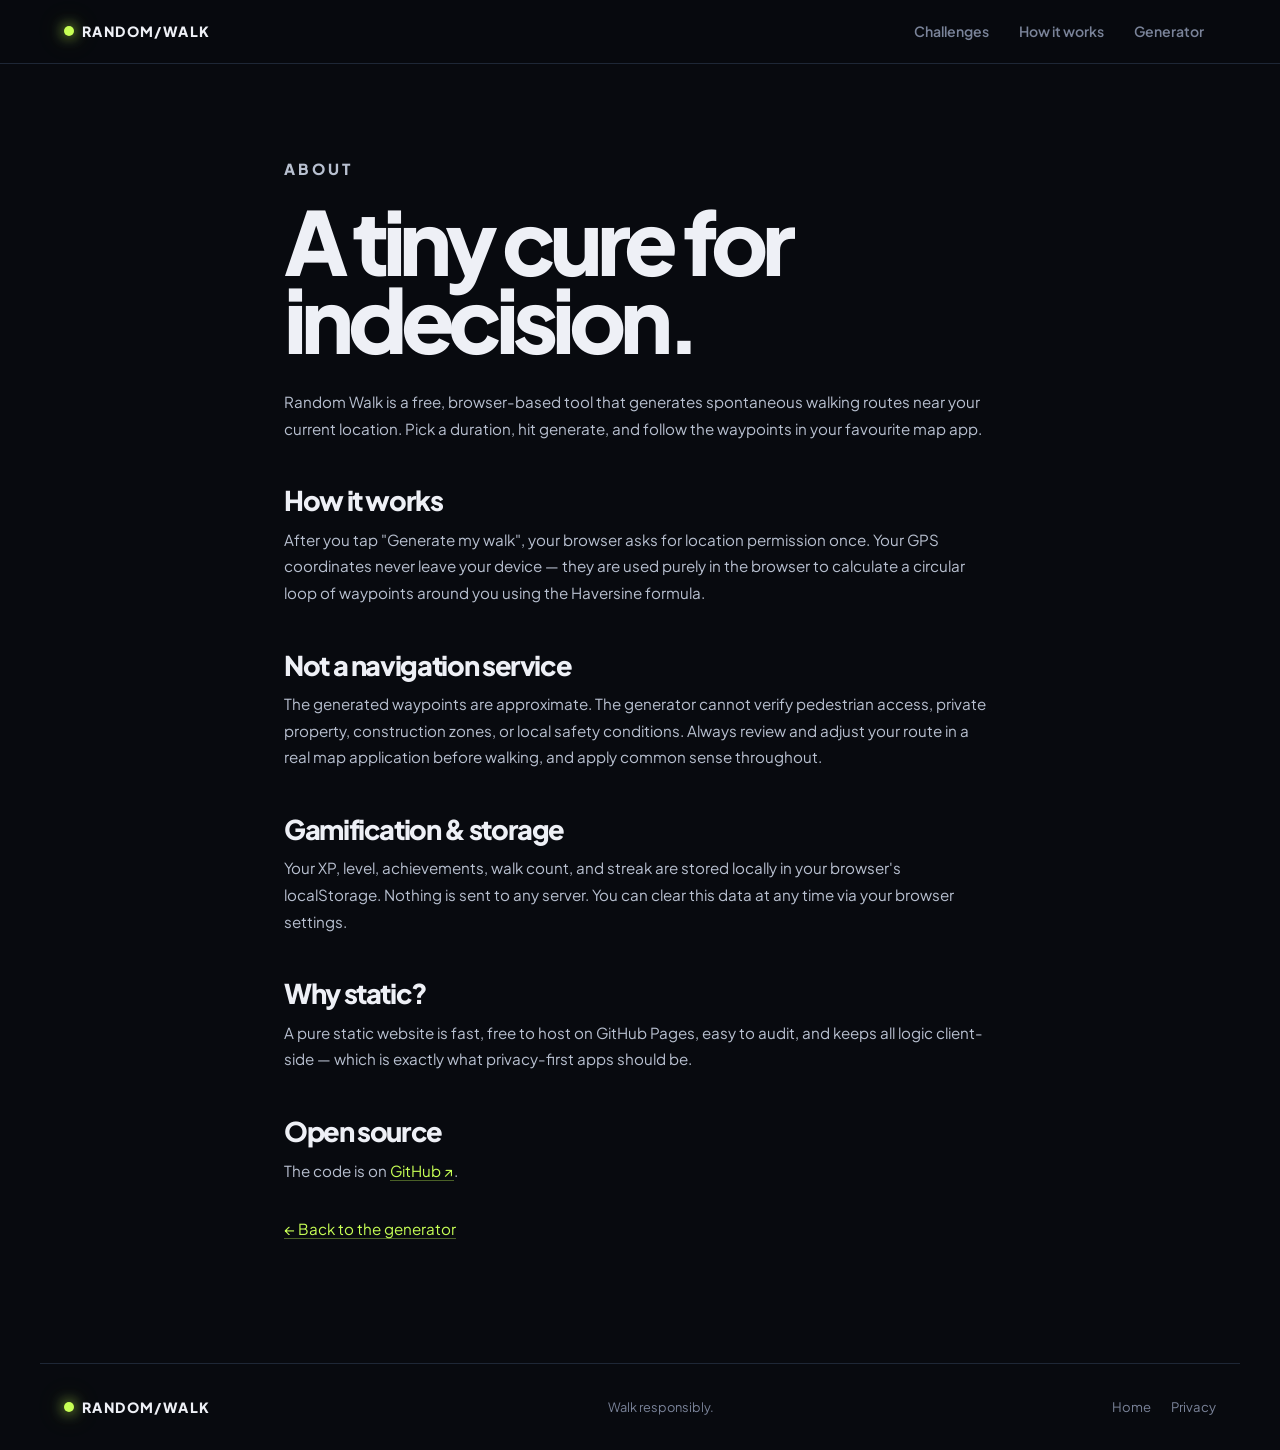
<file: about.html>
<!doctype html>
<html lang="en">
<head>
  <meta charset="utf-8">
  <meta name="viewport" content="width=device-width,initial-scale=1,viewport-fit=cover">
  <meta name="color-scheme" content="dark">
  <title>About Random Walk — Spontaneous Walk loop & GPS Route Generator</title>
  <meta name="description" content="Learn how the Random Walk Generator creates random local paths, micro-adventures and walking route loops using only client-side GPS. Fully open-source and privacy-first.">
  <link rel="canonical" href="https://josefnademo.github.io/random-walk/about.html">
  <link rel="icon" href="assets/icon.svg" type="image/svg+xml">

  <!-- Open Graph -->
  <meta property="og:type"        content="article">
  <meta property="og:title"       content="About Random Walk — Spontaneous Walk loops & GPS Route Generator">
  <meta property="og:description" content="Discover how client-side GPS loop math creates spontaneous local paths and walking micro-adventures in your browser.">
  <meta property="og:url"         content="https://josefnademo.github.io/random-walk/about.html">
  <meta property="og:image"       content="https://josefnademo.github.io/random-walk/assets/social-card.svg">
  <meta property="og:site_name"   content="Random Walk">

  <!-- Twitter Card -->
  <meta name="twitter:card"        content="summary_large_image">
  <meta name="twitter:title"       content="About Random Walk — Spontaneous Walk loops">
  <meta name="twitter:description" content="Spontaneous local loop generator using browser GPS. Client-side, open-source, and private.">
  <meta name="twitter:image"       content="https://josefnademo.github.io/random-walk/assets/social-card.svg">

  <link rel="preconnect" href="https://fonts.googleapis.com">
  <link rel="preconnect" href="https://fonts.gstatic.com" crossorigin>
  <link rel="stylesheet" href="https://fonts.googleapis.com/css2?family=Plus+Jakarta+Sans:wght@400;500;600;700;800;900&display=swap">
  <link rel="stylesheet" href="assets/styles.css">
</head>
<body>
  <header class="site-header" role="banner">
    <div class="header-inner">
      <a class="brand" href="./" aria-label="Random Walk — go home">
        <span class="brand-dot" aria-hidden="true"></span>RANDOM/WALK
      </a>
      <button class="nav-toggle" id="nav-toggle" aria-label="Open menu" aria-expanded="false" aria-controls="main-nav">
        <span></span><span></span><span></span>
      </button>
      <nav class="main-nav" id="main-nav" aria-label="Main navigation">
        <a href="./challenges.html">Challenges</a>
        <a href="./#how">How it works</a>
        <a href="./">Generator</a>
      </nav>
    </div>
  </header>

  <main>
    <article class="article" aria-labelledby="about-heading">
      <p class="eyebrow">ABOUT</p>
      <h1 id="about-heading">A tiny cure for indecision.</h1>
      <p>Random Walk is a free, browser-based tool that generates spontaneous walking routes near your current location. Pick a duration, hit generate, and follow the waypoints in your favourite map app.</p>

      <h2>How it works</h2>
      <p>After you tap "Generate my walk", your browser asks for location permission once. Your GPS coordinates never leave your device — they are used purely in the browser to calculate a circular loop of waypoints around you using the Haversine formula.</p>

      <h2>Not a navigation service</h2>
      <p>The generated waypoints are approximate. The generator cannot verify pedestrian access, private property, construction zones, or local safety conditions. Always review and adjust your route in a real map application before walking, and apply common sense throughout.</p>

      <h2>Gamification &amp; storage</h2>
      <p>Your XP, level, achievements, walk count, and streak are stored locally in your browser's localStorage. Nothing is sent to any server. You can clear this data at any time via your browser settings.</p>

      <h2>Why static?</h2>
      <p>A pure static website is fast, free to host on GitHub Pages, easy to audit, and keeps all logic client-side — which is exactly what privacy-first apps should be.</p>

      <h2>Open source</h2>
      <p>The code is on <a href="https://github.com/josefnademo/random-walk" rel="noopener">GitHub ↗</a>.</p>

      <p style="margin-top:32px;"><a href="./">← Back to the generator</a></p>
    </article>
  </main>

  <footer role="contentinfo">
    <a class="brand" href="./">
      <span class="brand-dot" aria-hidden="true"></span>RANDOM/WALK
    </a>
    <p class="footer-copy">Walk responsibly.</p>
    <nav class="footer-links" aria-label="Footer">
      <a href="./">Home</a>
      <a href="privacy.html">Privacy</a>
    </nav>
  </footer>

  <script type="module">
    import { initHamburger } from './assets/js/ui.js';
    initHamburger();
  </script>
</body>
</html>
</file>
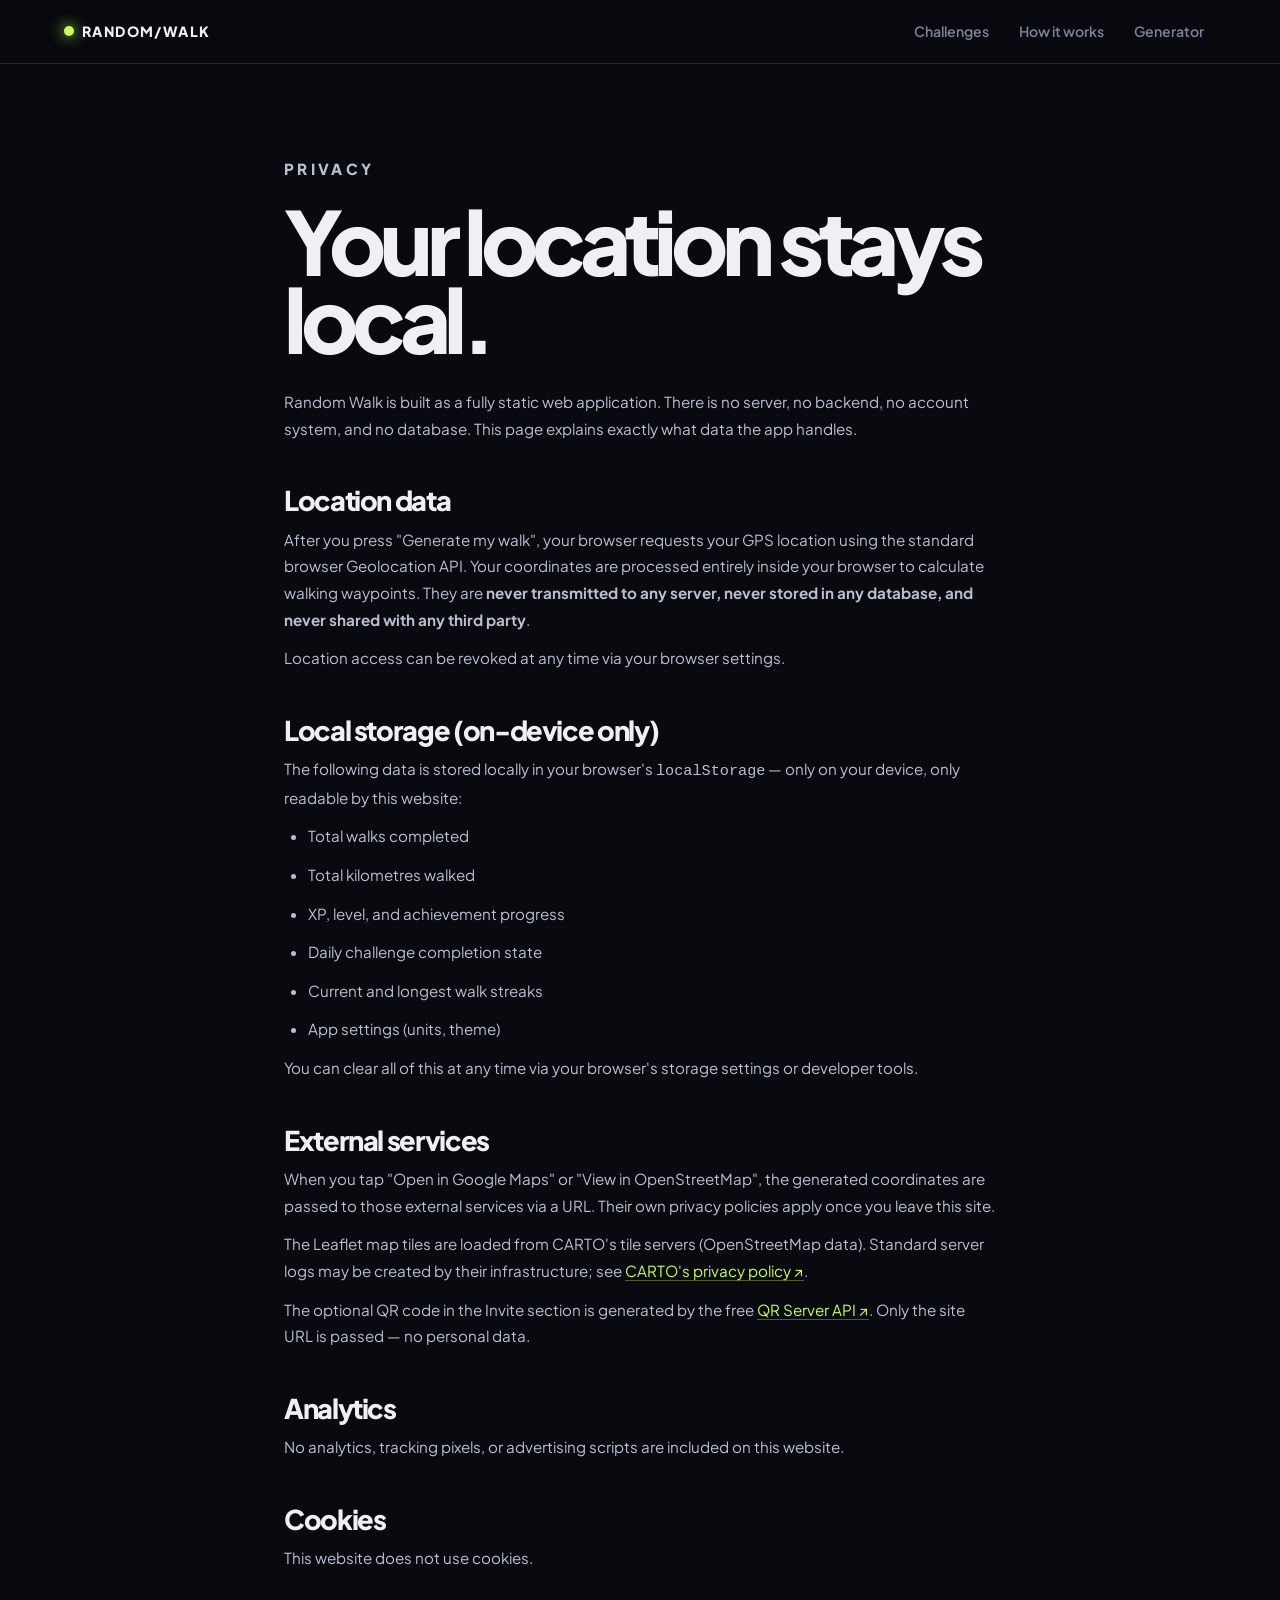
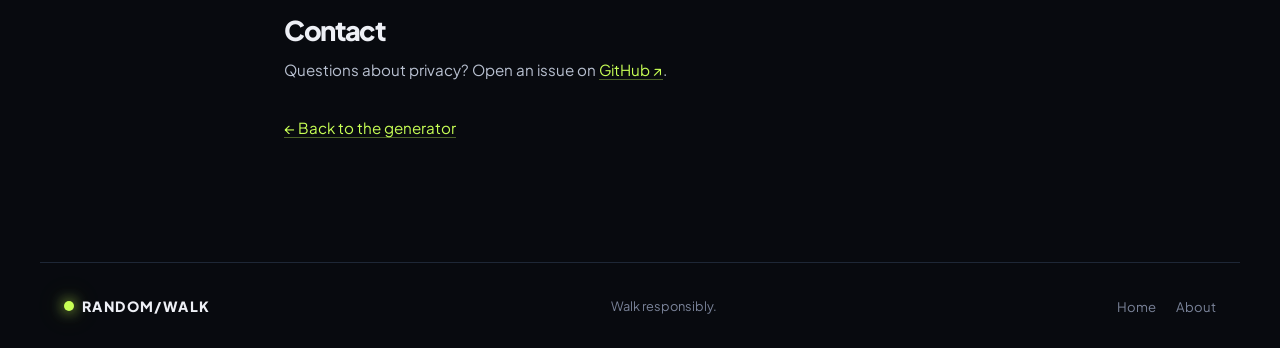
<file: privacy.html>
<!doctype html>
<html lang="en">
<head>
  <meta charset="utf-8">
  <meta name="viewport" content="width=device-width,initial-scale=1,viewport-fit=cover">
  <meta name="color-scheme" content="dark">
  <title>Privacy Policy — Random Walk Generator — Safe GPS Walks</title>
  <meta name="description" content="Read the privacy details of the Random Walk Generator. Absolutely no tracking, no servers, no databases, and no account setup. Your GPS location never leaves your browser.">
  <link rel="canonical" href="https://josefnademo.github.io/random-walk/privacy.html">
  <link rel="icon" href="assets/icon.svg" type="image/svg+xml">

  <!-- Open Graph -->
  <meta property="og:type"        content="article">
  <meta property="og:title"       content="Privacy Policy — Random Walk Generator — Safe GPS Walks">
  <meta property="og:description" content="Your location stays local. Discover why client-side GPS walking loops are completely safe, private, and serverless.">
  <meta property="og:url"         content="https://josefnademo.github.io/random-walk/privacy.html">
  <meta property="og:image"       content="https://josefnademo.github.io/random-walk/assets/social-card.svg">
  <meta property="og:site_name"   content="Random Walk">

  <!-- Twitter Card -->
  <meta name="twitter:card"        content="summary_large_image">
  <meta name="twitter:title"       content="Privacy Policy — Random Walk Generator">
  <meta name="twitter:description" content="Absolutely no servers, database, or tracking. Your GPS coordinates are processed on-device only.">
  <meta name="twitter:image"       content="https://josefnademo.github.io/random-walk/assets/social-card.svg">

  <link rel="preconnect" href="https://fonts.googleapis.com">
  <link rel="preconnect" href="https://fonts.gstatic.com" crossorigin>
  <link rel="stylesheet" href="https://fonts.googleapis.com/css2?family=Plus+Jakarta+Sans:wght@400;500;600;700;800;900&display=swap">
  <link rel="stylesheet" href="assets/styles.css">
</head>
<body>
  <header class="site-header" role="banner">
    <div class="header-inner">
      <a class="brand" href="./" aria-label="Random Walk — go home">
        <span class="brand-dot" aria-hidden="true"></span>RANDOM/WALK
      </a>
      <button class="nav-toggle" id="nav-toggle" aria-label="Open menu" aria-expanded="false" aria-controls="main-nav">
        <span></span><span></span><span></span>
      </button>
      <nav class="main-nav" id="main-nav" aria-label="Main navigation">
        <a href="./challenges.html">Challenges</a>
        <a href="./#how">How it works</a>
        <a href="./">Generator</a>
      </nav>
    </div>
  </header>

  <main>
    <article class="article" aria-labelledby="privacy-heading">
      <p class="eyebrow">PRIVACY</p>
      <h1 id="privacy-heading">Your location stays local.</h1>
      <p>Random Walk is built as a fully static web application. There is no server, no backend, no account system, and no database. This page explains exactly what data the app handles.</p>

      <h2>Location data</h2>
      <p>After you press "Generate my walk", your browser requests your GPS location using the standard browser Geolocation API. Your coordinates are processed entirely inside your browser to calculate walking waypoints. They are <strong>never transmitted to any server, never stored in any database, and never shared with any third party</strong>.</p>
      <p>Location access can be revoked at any time via your browser settings.</p>

      <h2>Local storage (on-device only)</h2>
      <p>The following data is stored locally in your browser's <code>localStorage</code> — only on your device, only readable by this website:</p>
      <ul style="list-style:disc;padding-left:24px;margin-top:12px;">
        <li>Total walks completed</li>
        <li>Total kilometres walked</li>
        <li>XP, level, and achievement progress</li>
        <li>Daily challenge completion state</li>
        <li>Current and longest walk streaks</li>
        <li>App settings (units, theme)</li>
      </ul>
      <p>You can clear all of this at any time via your browser's storage settings or developer tools.</p>

      <h2>External services</h2>
      <p>When you tap "Open in Google Maps" or "View in OpenStreetMap", the generated coordinates are passed to those external services via a URL. Their own privacy policies apply once you leave this site.</p>
      <p>The Leaflet map tiles are loaded from CARTO's tile servers (OpenStreetMap data). Standard server logs may be created by their infrastructure; see <a href="https://carto.com/privacy/" rel="noopener">CARTO's privacy policy ↗</a>.</p>
      <p>The optional QR code in the Invite section is generated by the free <a href="https://goqr.me/api/" rel="noopener">QR Server API ↗</a>. Only the site URL is passed — no personal data.</p>

      <h2>Analytics</h2>
      <p>No analytics, tracking pixels, or advertising scripts are included on this website.</p>

      <h2>Cookies</h2>
      <p>This website does not use cookies.</p>

      <h2>Contact</h2>
      <p>Questions about privacy? Open an issue on <a href="https://github.com/josefnademo/random-walk" rel="noopener">GitHub ↗</a>.</p>

      <p style="margin-top:32px;"><a href="./">← Back to the generator</a></p>
    </article>
  </main>

  <footer role="contentinfo">
    <a class="brand" href="./">
      <span class="brand-dot" aria-hidden="true"></span>RANDOM/WALK
    </a>
    <p class="footer-copy">Walk responsibly.</p>
    <nav class="footer-links" aria-label="Footer">
      <a href="./">Home</a>
      <a href="about.html">About</a>
    </nav>
  </footer>

  <script type="module">
    import { initHamburger } from './assets/js/ui.js';
    initHamburger();
  </script>
</body>
</html>
</file>
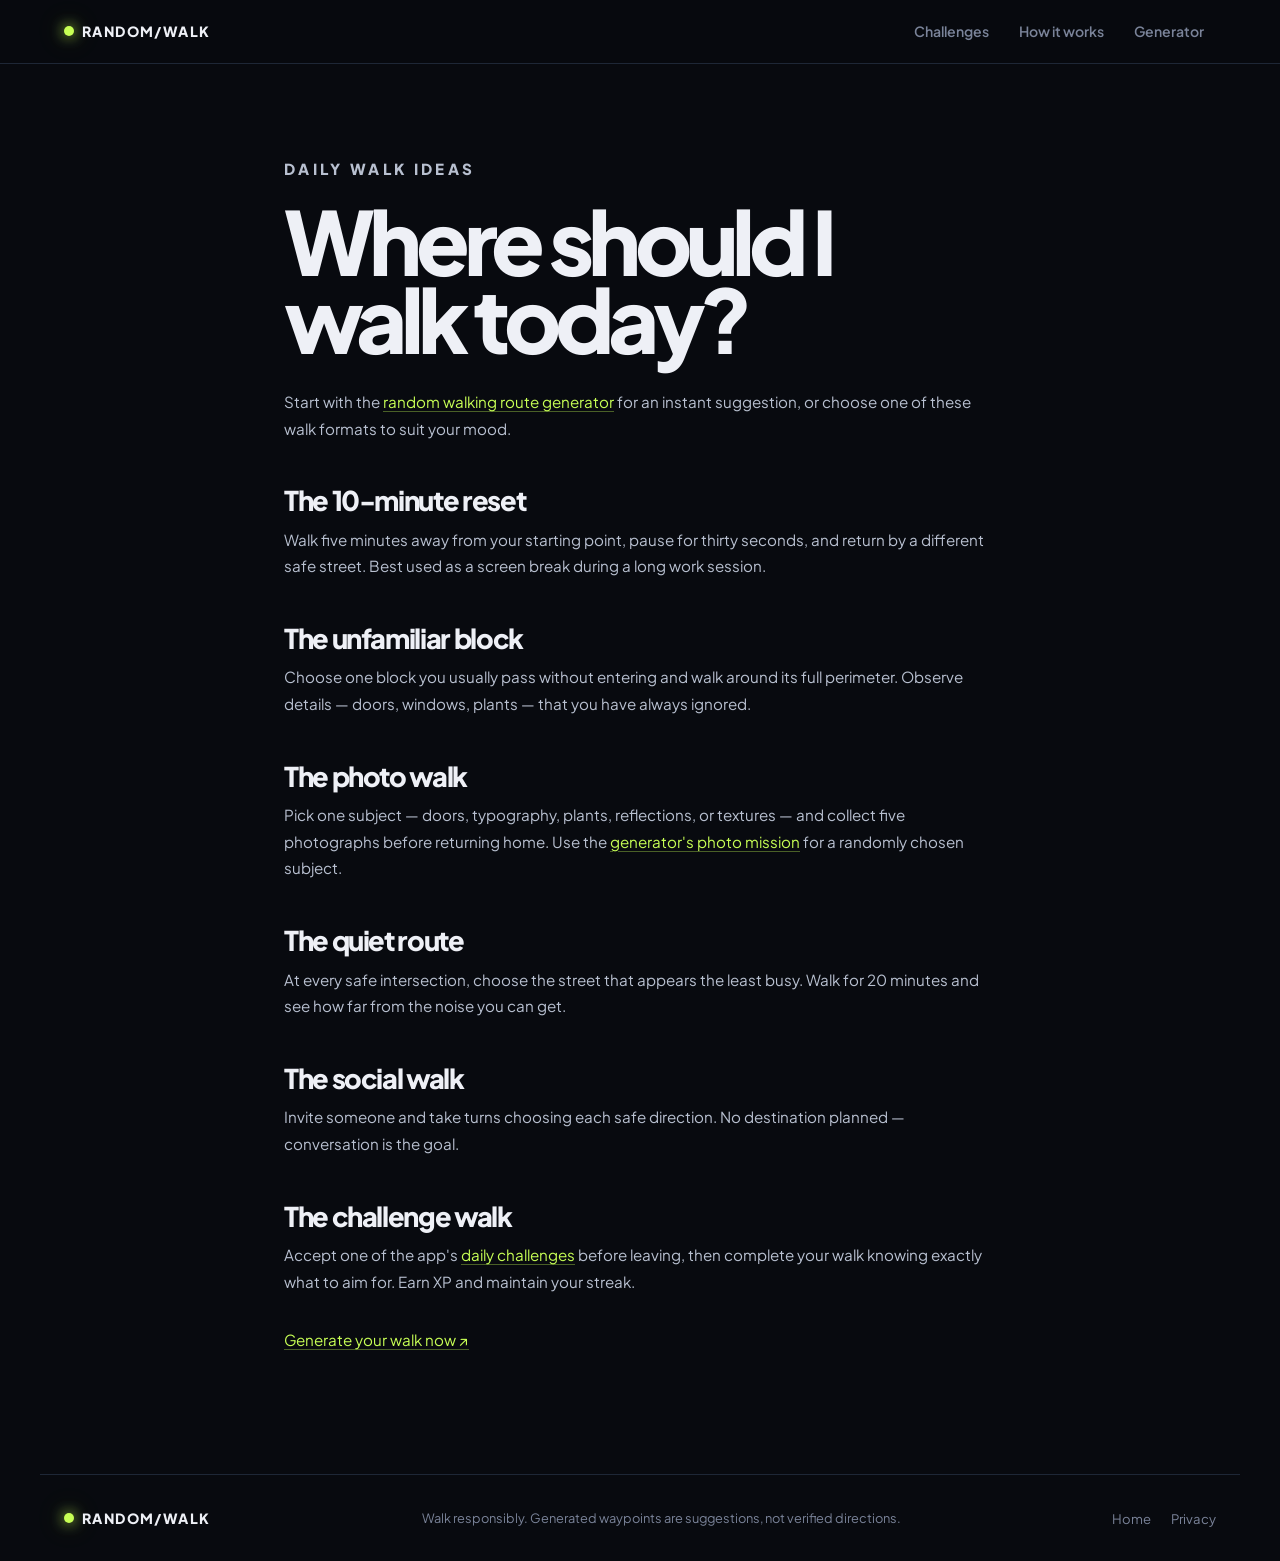
<file: guides/daily-walk-ideas.html>
<!doctype html>
<html lang="en">
<head>
  <meta charset="utf-8">
  <meta name="viewport" content="width=device-width,initial-scale=1,viewport-fit=cover">
  <meta name="color-scheme" content="dark">
  <title>Daily Walk Ideas When You Don't Know Where to Go — Random Walk</title>
  <meta name="description" content="Simple daily walk formats, screen breaks, mindful strolls, date paths, and spontaneous neighborhood micro-adventures. Works with the Random Walk Generator.">
  <link rel="canonical" href="https://josefnademo.github.io/random-walk/guides/daily-walk-ideas.html">
  <link rel="icon" href="../assets/icon.svg" type="image/svg+xml">

  <!-- Open Graph -->
  <meta property="og:type"        content="article">
  <meta property="og:title"       content="Daily Walk Ideas When You Don't Know Where to Go — Random Walk">
  <meta property="og:description" content="Simple walking formats for a screen break, mindful walk, date, or neighborhood stroll.">
  <meta property="og:url"         content="https://josefnademo.github.io/random-walk/guides/daily-walk-ideas.html">
  <meta property="og:image"       content="https://josefnademo.github.io/random-walk/assets/social-card.svg">
  <meta property="og:site_name"   content="Random Walk">

  <!-- Twitter Card -->
  <meta name="twitter:card"        content="summary_large_image">
  <meta name="twitter:title"       content="Daily Walk Ideas — Random Walk">
  <meta name="twitter:description" content="Simple walk ideas for screen breaks, mindfulness, or neighborhood exploration.">
  <meta name="twitter:image"       content="https://josefnademo.github.io/random-walk/assets/social-card.svg">

  <link rel="preconnect" href="https://fonts.googleapis.com">
  <link rel="preconnect" href="https://fonts.gstatic.com" crossorigin>
  <link rel="stylesheet" href="https://fonts.googleapis.com/css2?family=Plus+Jakarta+Sans:wght@400;500;600;700;800;900&display=swap">
  <link rel="stylesheet" href="../assets/styles.css">
</head>
<body>
  <header class="site-header" role="banner">
    <div class="header-inner">
      <a class="brand" href="../" aria-label="Random Walk — go home">
        <span class="brand-dot" aria-hidden="true"></span>RANDOM/WALK
      </a>
      <button class="nav-toggle" id="nav-toggle" aria-label="Open menu" aria-expanded="false" aria-controls="main-nav">
        <span></span><span></span><span></span>
      </button>
      <nav class="main-nav" id="main-nav" aria-label="Main navigation">
        <a href="../challenges.html">Challenges</a>
        <a href="../#how">How it works</a>
        <a href="../">Generator</a>
      </nav>
    </div>
  </header>

  <main>
    <article class="article" aria-labelledby="guide-heading">
      <p class="eyebrow">DAILY WALK IDEAS</p>
      <h1 id="guide-heading">Where should I walk today?</h1>
      <p>Start with the <a href="../">random walking route generator</a> for an instant suggestion, or choose one of these walk formats to suit your mood.</p>

      <h2>The 10-minute reset</h2>
      <p>Walk five minutes away from your starting point, pause for thirty seconds, and return by a different safe street. Best used as a screen break during a long work session.</p>

      <h2>The unfamiliar block</h2>
      <p>Choose one block you usually pass without entering and walk around its full perimeter. Observe details — doors, windows, plants — that you have always ignored.</p>

      <h2>The photo walk</h2>
      <p>Pick one subject — doors, typography, plants, reflections, or textures — and collect five photographs before returning home. Use the <a href="../">generator's photo mission</a> for a randomly chosen subject.</p>

      <h2>The quiet route</h2>
      <p>At every safe intersection, choose the street that appears the least busy. Walk for 20 minutes and see how far from the noise you can get.</p>

      <h2>The social walk</h2>
      <p>Invite someone and take turns choosing each safe direction. No destination planned — conversation is the goal.</p>

      <h2>The challenge walk</h2>
      <p>Accept one of the app's <a href="../#challenges">daily challenges</a> before leaving, then complete your walk knowing exactly what to aim for. Earn XP and maintain your streak.</p>

      <p style="margin-top:32px;"><a href="../">Generate your walk now ↗</a></p>
    </article>
  </main>

  <footer role="contentinfo">
    <a class="brand" href="../">
      <span class="brand-dot" aria-hidden="true"></span>RANDOM/WALK
    </a>
    <p class="footer-copy">Walk responsibly. Generated waypoints are suggestions, not verified directions.</p>
    <nav class="footer-links" aria-label="Footer">
      <a href="../">Home</a>
      <a href="../privacy.html">Privacy</a>
    </nav>
  </footer>

  <script type="module">
    import { initHamburger } from '../assets/js/ui.js';
    initHamburger();
  </script>
</body>
</html>
</file>
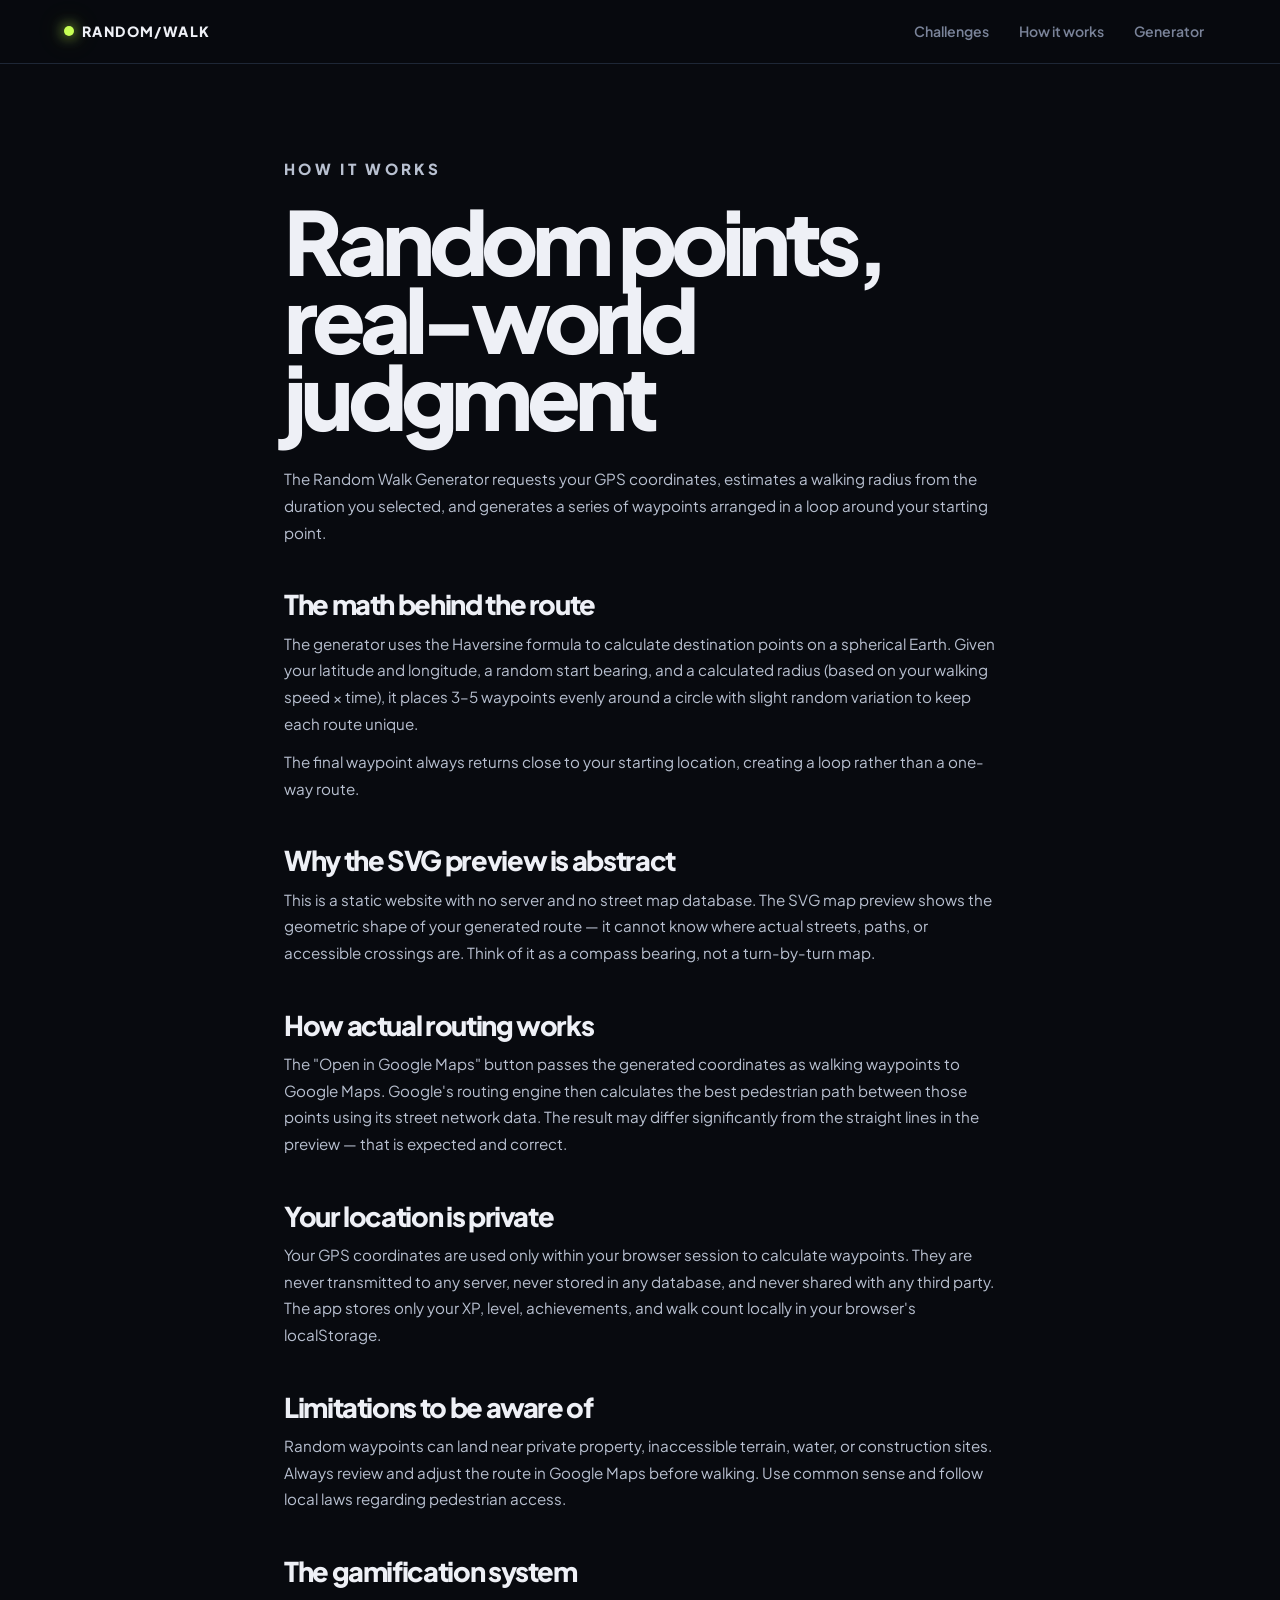
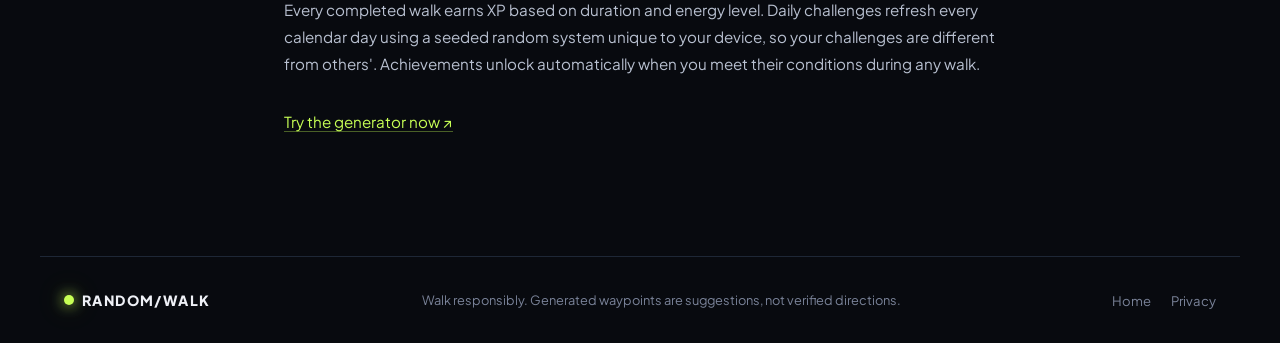
<file: guides/how-random-walks-work.html>
<!doctype html>
<html lang="en">
<head>
  <meta charset="utf-8">
  <meta name="viewport" content="width=device-width,initial-scale=1,viewport-fit=cover">
  <meta name="color-scheme" content="dark">
  <title>How the Random Walk Generator Works — Math & Privacy Behind Spontaneous Loops</title>
  <meta name="description" content="Learn how client-side GPS walking loops are calculated in your browser using the Haversine formula and circle points. 100% private, free, and serverless.">
  <link rel="canonical" href="https://josefnademo.github.io/random-walk/guides/how-random-walks-work.html">
  <link rel="icon" href="../assets/icon.svg" type="image/svg+xml">

  <!-- Open Graph -->
  <meta property="og:type"        content="article">
  <meta property="og:title"       content="How the Random Walk Generator Works — Math & Privacy Behind Spontaneous Loops">
  <meta property="og:description" content="Calculate circular GPS loops in your browser. Read about the client-side math and privacy-first design.">
  <meta property="og:url"         content="https://josefnademo.github.io/random-walk/guides/how-random-walks-work.html">
  <meta property="og:image"       content="https://josefnademo.github.io/random-walk/assets/social-card.svg">
  <meta property="og:site_name"   content="Random Walk">

  <!-- Twitter Card -->
  <meta name="twitter:card"        content="summary_large_image">
  <meta name="twitter:title"       content="How the Random Walk Generator Works — Spontaneous GPS Loops">
  <meta name="twitter:description" content="Spontaneous local loop generator using browser GPS. Client-side, open-source, and private.">
  <meta name="twitter:image"       content="https://josefnademo.github.io/random-walk/assets/social-card.svg">

  <link rel="preconnect" href="https://fonts.googleapis.com">
  <link rel="preconnect" href="https://fonts.gstatic.com" crossorigin>
  <link rel="stylesheet" href="https://fonts.googleapis.com/css2?family=Plus+Jakarta+Sans:wght@400;500;600;700;800;900&display=swap">
  <link rel="stylesheet" href="../assets/styles.css">
</head>
<body>
  <header class="site-header" role="banner">
    <div class="header-inner">
      <a class="brand" href="../" aria-label="Random Walk — go home">
        <span class="brand-dot" aria-hidden="true"></span>RANDOM/WALK
      </a>
      <button class="nav-toggle" id="nav-toggle" aria-label="Open menu" aria-expanded="false" aria-controls="main-nav">
        <span></span><span></span><span></span>
      </button>
      <nav class="main-nav" id="main-nav" aria-label="Main navigation">
        <a href="../challenges.html">Challenges</a>
        <a href="../#how">How it works</a>
        <a href="../">Generator</a>
      </nav>
    </div>
  </header>

  <main>
    <article class="article" aria-labelledby="guide-heading">
      <p class="eyebrow">HOW IT WORKS</p>
      <h1 id="guide-heading">Random points, real-world judgment</h1>
      <p>The Random Walk Generator requests your GPS coordinates, estimates a walking radius from the duration you selected, and generates a series of waypoints arranged in a loop around your starting point.</p>

      <h2>The math behind the route</h2>
      <p>The generator uses the Haversine formula to calculate destination points on a spherical Earth. Given your latitude and longitude, a random start bearing, and a calculated radius (based on your walking speed × time), it places 3–5 waypoints evenly around a circle with slight random variation to keep each route unique.</p>
      <p>The final waypoint always returns close to your starting location, creating a loop rather than a one-way route.</p>

      <h2>Why the SVG preview is abstract</h2>
      <p>This is a static website with no server and no street map database. The SVG map preview shows the geometric shape of your generated route — it cannot know where actual streets, paths, or accessible crossings are. Think of it as a compass bearing, not a turn-by-turn map.</p>

      <h2>How actual routing works</h2>
      <p>The "Open in Google Maps" button passes the generated coordinates as walking waypoints to Google Maps. Google's routing engine then calculates the best pedestrian path between those points using its street network data. The result may differ significantly from the straight lines in the preview — that is expected and correct.</p>

      <h2>Your location is private</h2>
      <p>Your GPS coordinates are used only within your browser session to calculate waypoints. They are never transmitted to any server, never stored in any database, and never shared with any third party. The app stores only your XP, level, achievements, and walk count locally in your browser's localStorage.</p>

      <h2>Limitations to be aware of</h2>
      <p>Random waypoints can land near private property, inaccessible terrain, water, or construction sites. Always review and adjust the route in Google Maps before walking. Use common sense and follow local laws regarding pedestrian access.</p>

      <h2>The gamification system</h2>
      <p>Every completed walk earns XP based on duration and energy level. Daily challenges refresh every calendar day using a seeded random system unique to your device, so your challenges are different from others'. Achievements unlock automatically when you meet their conditions during any walk.</p>

      <p style="margin-top:32px;"><a href="../">Try the generator now ↗</a></p>
    </article>
  </main>

  <footer role="contentinfo">
    <a class="brand" href="../">
      <span class="brand-dot" aria-hidden="true"></span>RANDOM/WALK
    </a>
    <p class="footer-copy">Walk responsibly. Generated waypoints are suggestions, not verified directions.</p>
    <nav class="footer-links" aria-label="Footer">
      <a href="../">Home</a>
      <a href="../privacy.html">Privacy</a>
    </nav>
  </footer>

  <script type="module">
    import { initHamburger } from '../assets/js/ui.js';
    initHamburger();
  </script>
</body>
</html>
</file>
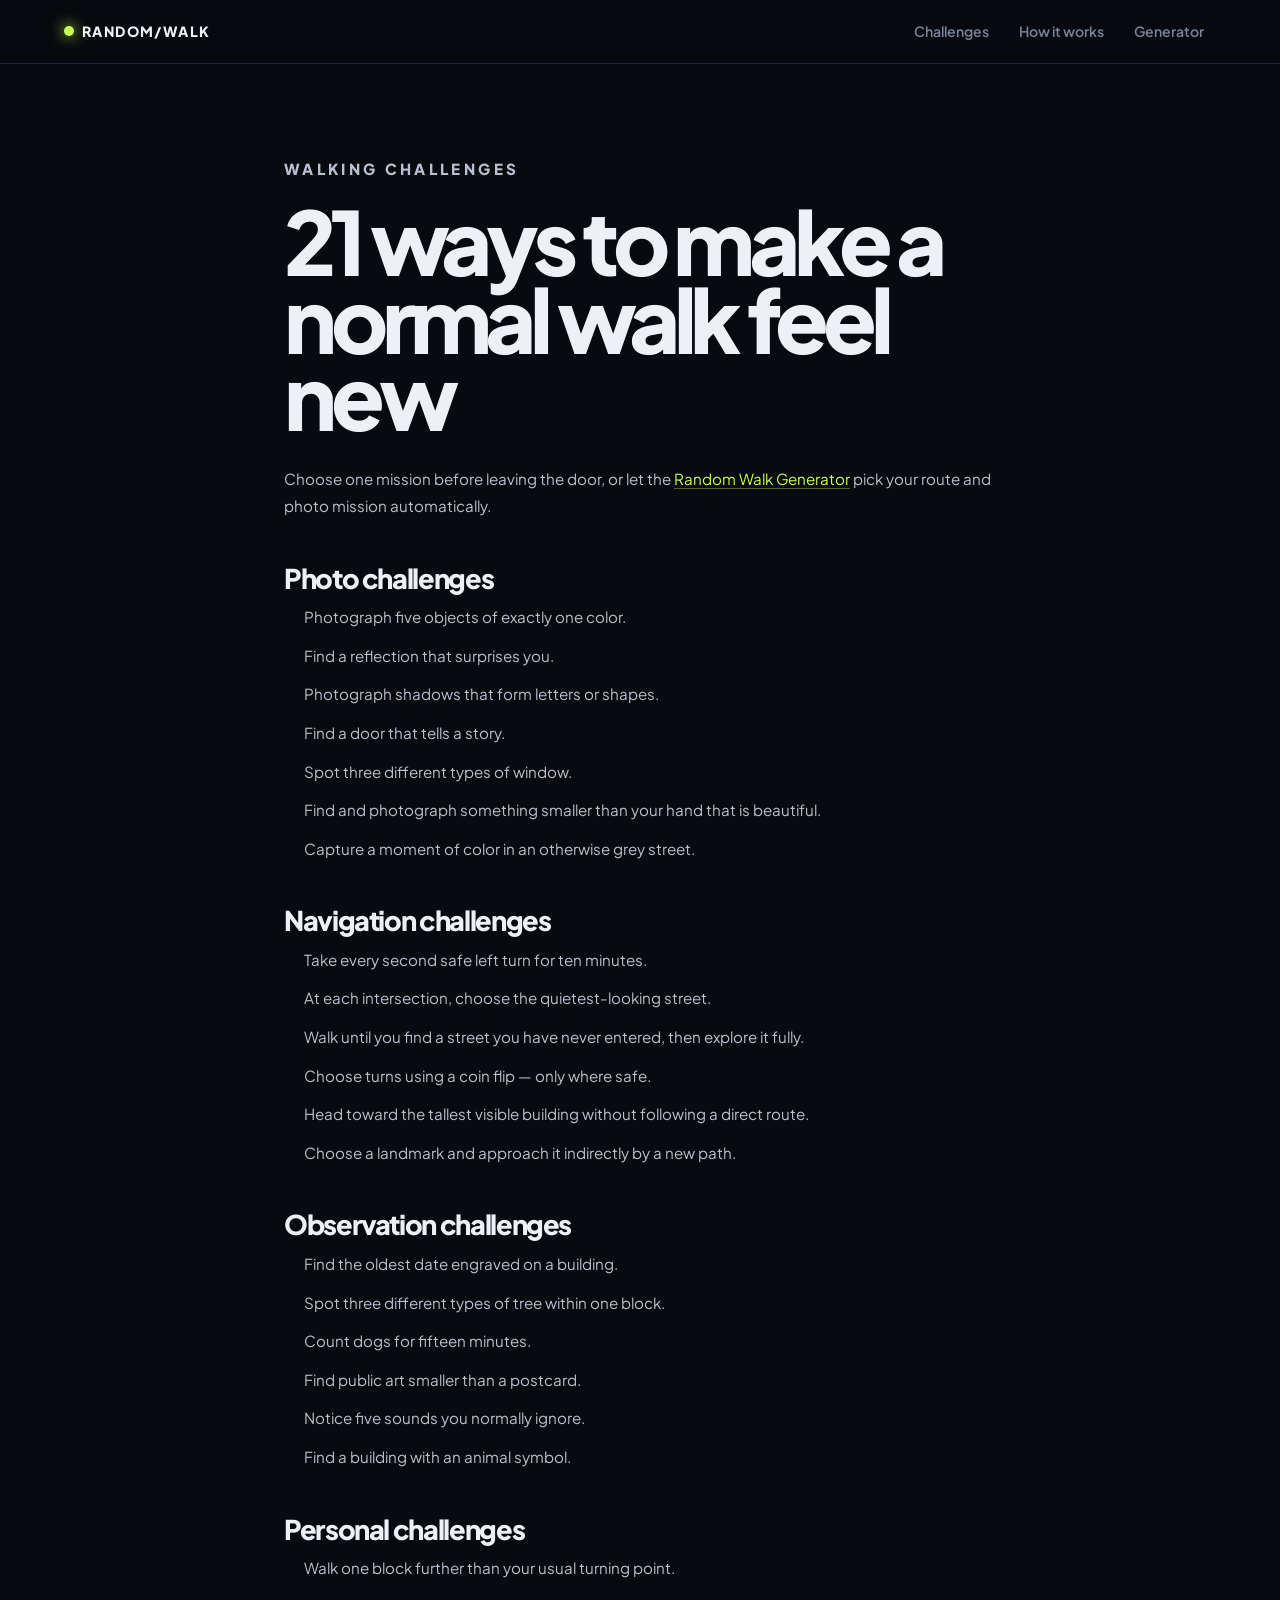
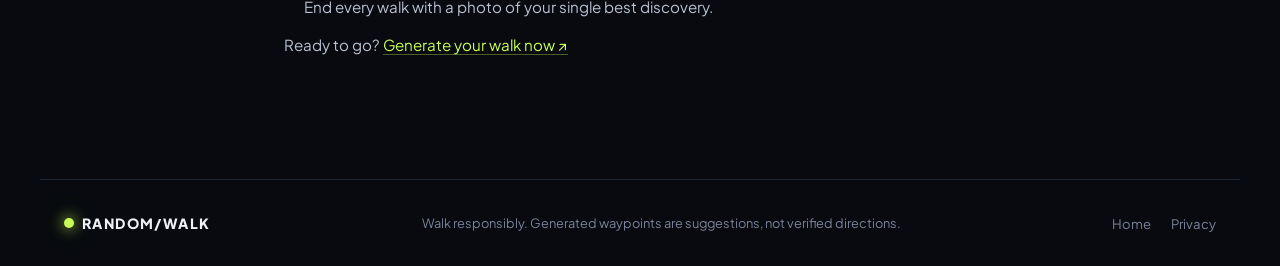
<file: guides/walking-challenges.html>
<!doctype html>
<html lang="en">
<head>
  <meta charset="utf-8">
  <meta name="viewport" content="width=device-width,initial-scale=1,viewport-fit=cover">
  <meta name="color-scheme" content="dark">
  <title>21 Walking Challenges to Make Any Walk More Interesting — Random Walk</title>
  <meta name="description" content="Try 21 creative walking challenges, photo missions and gamified walking ideas to make any solo walk, date, or stroll with friends a micro-adventure. Works with the Random Walk Generator.">
  <link rel="canonical" href="https://josefnademo.github.io/random-walk/guides/walking-challenges.html">
  <link rel="icon" href="../assets/icon.svg" type="image/svg+xml">

  <!-- Open Graph -->
  <meta property="og:type"        content="article">
  <meta property="og:title"       content="21 Walking Challenges to Make Any Walk More Interesting — Random Walk">
  <meta property="og:description" content="Turn routine walks into micro-adventures. Explore 21 creative daily walking challenges and photo missions.">
  <meta property="og:url"         content="https://josefnademo.github.io/random-walk/guides/walking-challenges.html">
  <meta property="og:image"       content="https://josefnademo.github.io/random-walk/assets/social-card.svg">
  <meta property="og:site_name"   content="Random Walk">

  <!-- Twitter Card -->
  <meta name="twitter:card"        content="summary_large_image">
  <meta name="twitter:title"       content="21 Walking Challenges to Make Any Walk Interesting">
  <meta name="twitter:description" content="Simple daily walking challenges and photo missions for your neighborhood strolls.">
  <meta name="twitter:image"       content="https://josefnademo.github.io/random-walk/assets/social-card.svg">

  <link rel="preconnect" href="https://fonts.googleapis.com">
  <link rel="preconnect" href="https://fonts.gstatic.com" crossorigin>
  <link rel="stylesheet" href="https://fonts.googleapis.com/css2?family=Plus+Jakarta+Sans:wght@400;500;600;700;800;900&display=swap">
  <link rel="stylesheet" href="../assets/styles.css">
  <script type="application/ld+json">
  {
    "@context": "https://schema.org",
    "@type": "Article",
    "headline": "21 Walking Challenges to Make Any Walk More Interesting",
    "description": "Try 21 simple walking challenges and photo missions for solo walks, dates, friends, and weekend exploration.",
    "url": "https://josefnademo.github.io/random-walk/guides/walking-challenges.html",
    "publisher": { "@type": "Organization", "name": "Random Walk" }
  }
  </script>
</head>
<body>
  <header class="site-header" role="banner">
    <div class="header-inner">
      <a class="brand" href="../" aria-label="Random Walk — go home">
        <span class="brand-dot" aria-hidden="true"></span>RANDOM/WALK
      </a>
      <button class="nav-toggle" id="nav-toggle" aria-label="Open menu" aria-expanded="false" aria-controls="main-nav">
        <span></span><span></span><span></span>
      </button>
      <nav class="main-nav" id="main-nav" aria-label="Main navigation">
        <a href="../challenges.html">Challenges</a>
        <a href="../#how">How it works</a>
        <a href="../">Generator</a>
      </nav>
    </div>
  </header>

  <main>
    <article class="article" aria-labelledby="guide-heading">
      <p class="eyebrow">WALKING CHALLENGES</p>
      <h1 id="guide-heading">21 ways to make a normal walk feel new</h1>
      <p>Choose one mission before leaving the door, or let the <a href="../">Random Walk Generator</a> pick your route and photo mission automatically.</p>

      <h2>Photo challenges</h2>
      <ol>
        <li>Photograph five objects of exactly one color.</li>
        <li>Find a reflection that surprises you.</li>
        <li>Photograph shadows that form letters or shapes.</li>
        <li>Find a door that tells a story.</li>
        <li>Spot three different types of window.</li>
        <li>Find and photograph something smaller than your hand that is beautiful.</li>
        <li>Capture a moment of color in an otherwise grey street.</li>
      </ol>

      <h2>Navigation challenges</h2>
      <ol start="8">
        <li>Take every second safe left turn for ten minutes.</li>
        <li>At each intersection, choose the quietest-looking street.</li>
        <li>Walk until you find a street you have never entered, then explore it fully.</li>
        <li>Choose turns using a coin flip — only where safe.</li>
        <li>Head toward the tallest visible building without following a direct route.</li>
        <li>Choose a landmark and approach it indirectly by a new path.</li>
      </ol>

      <h2>Observation challenges</h2>
      <ol start="14">
        <li>Find the oldest date engraved on a building.</li>
        <li>Spot three different types of tree within one block.</li>
        <li>Count dogs for fifteen minutes.</li>
        <li>Find public art smaller than a postcard.</li>
        <li>Notice five sounds you normally ignore.</li>
        <li>Find a building with an animal symbol.</li>
      </ol>

      <h2>Personal challenges</h2>
      <ol start="20">
        <li>Walk one block further than your usual turning point.</li>
        <li>End every walk with a photo of your single best discovery.</li>
      </ol>

      <p>Ready to go? <a href="../">Generate your walk now ↗</a></p>
    </article>
  </main>

  <footer role="contentinfo">
    <a class="brand" href="../">
      <span class="brand-dot" aria-hidden="true"></span>RANDOM/WALK
    </a>
    <p class="footer-copy">Walk responsibly. Generated waypoints are suggestions, not verified directions.</p>
    <nav class="footer-links" aria-label="Footer">
      <a href="../">Home</a>
      <a href="../privacy.html">Privacy</a>
    </nav>
  </footer>

  <script type="module">
    import { initHamburger } from '../assets/js/ui.js';
    initHamburger();
  </script>
</body>
</html>
</file>
<file: assets/styles.css>
/* ═══════════════════════════════════════════════════════════════
   RANDOM WALK — Design System v2.0
   Premium dark-theme fitness game aesthetic
   ═══════════════════════════════════════════════════════════════ */

/* Font: Plus Jakarta Sans — loaded via <link> in HTML head (index.html).
   Guide and sub-pages fall back to system sans-serif gracefully.        */

/* ── Design Tokens ────────────────────────────────────────────── */
:root {
  /* Background */
  --bg: #080a0f;
  --bg-2: #0d1018;
  --panel: #111520;
  --card: #141a26;
  --card-hover: #1a2133;

  /* Borders */
  --line: #1e2736;
  --line-2: #263044;

  /* Text */
  --text: #eef0f6;
  --text-2: #b8c0d0;
  --muted: #7a8399;
  --subtle: #4a526a;

  /* Brand */
  --lime: #c7ff55;
  --lime-dim: rgba(199, 255, 85, 0.15);
  --lime-glow: rgba(199, 255, 85, 0.35);
  --blue: #60b8ff;
  --blue-dim: rgba(96, 184, 255, 0.12);

  /* Rarity */
  --common: #8892a4;
  --rare: #60b8ff;
  --epic: #a78bfa;
  --legendary: #fbbf24;

  /* Semantic */
  --success: #34d399;
  --error: #f87171;
  --warning: #fbbf24;

  /* Shape */
  --radius-sm: 10px;
  --radius: 18px;
  --radius-lg: 26px;
  --radius-xl: 36px;

  /* Shadow */
  --shadow-sm: 0 2px 12px rgba(0, 0, 0, 0.35);
  --shadow-md: 0 8px 32px rgba(0, 0, 0, 0.45);
  --shadow-lg: 0 20px 60px rgba(0, 0, 0, 0.55);
  --glow-lime: 0 0 40px rgba(199, 255, 85, 0.2);

  /* Layout */
  --max: 1200px;
  --max-narrow: 780px;

  /* Animation */
  --ease: cubic-bezier(0.4, 0, 0.2, 1);
  --spring: cubic-bezier(0.34, 1.56, 0.64, 1);
  --fast: 0.15s;
  --mid: 0.3s;
  --slow: 0.6s;
}

/* ── Reset ────────────────────────────────────────────────────── */
*,
*::before,
*::after {
  box-sizing: border-box;
  margin: 0;
  padding: 0;
}

[hidden] {
  display: none !important;
}

html {
  scroll-behavior: smooth;
  -webkit-text-size-adjust: 100%;
}

body {
  background: var(--bg);
  color: var(--text);
  font-family: 'Plus Jakarta Sans', ui-sans-serif, system-ui, -apple-system, sans-serif;
  line-height: 1.6;
  -webkit-font-smoothing: antialiased;
  overflow-x: hidden;
}

img,
svg {
  display: block;
  max-width: 100%;
}

a {
  color: inherit;
  text-decoration: none;
}

button,
input,
select {
  font: inherit;
}

ul,
ol {
  list-style: none;
}

/* ── Skip Link ────────────────────────────────────────────────── */
.skip-link {
  position: absolute;
  left: -9999px;
  top: 1rem;
  z-index: 999;
  background: var(--lime);
  color: #0b0d12;
  padding: 0.6rem 1.2rem;
  border-radius: var(--radius-sm);
  font-weight: 800;
}

.skip-link:focus {
  left: 1rem;
}

/* ── Typography ───────────────────────────────────────────────── */
.eyebrow {
  font-size: 0.68rem;
  letter-spacing: 0.22em;
  font-weight: 800;
  color: var(--lime);
  text-transform: uppercase;
}

h1 {
  font-size: clamp(3rem, 9vw, 7.5rem);
  letter-spacing: -0.07em;
  line-height: 0.88;
  font-weight: 900;
}

h2 {
  font-size: clamp(1.8rem, 4vw, 3.6rem);
  letter-spacing: -0.05em;
  line-height: 1.05;
  font-weight: 800;
}

h3 {
  font-size: 1.1rem;
  font-weight: 700;
  line-height: 1.3;
}

/* ── Layout Utilities ─────────────────────────────────────────── */
.container {
  max-width: var(--max);
  margin: 0 auto;
  padding: 0 24px;
}

.container-sm {
  max-width: var(--max-narrow);
  margin: 0 auto;
  padding: 0 24px;
}

/* ══════════════════════════════════════════════════════════════
   HEADER
   ══════════════════════════════════════════════════════════════ */
.site-header {
  position: sticky;
  top: 0;
  z-index: 1010;
  background: rgba(8, 10, 15, 0.85);
  backdrop-filter: blur(20px);
  -webkit-backdrop-filter: blur(20px);
  border-bottom: 1px solid var(--line);
}

.header-inner {
  max-width: var(--max);
  margin: 0 auto;
  padding: 14px 24px;
  display: flex;
  align-items: center;
  gap: 20px;
}

/* Brand */
.brand {
  font-weight: 900;
  font-size: 0.88rem;
  letter-spacing: 0.1em;
  display: flex;
  align-items: center;
  gap: 8px;
  flex-shrink: 0;
}

.brand-dot {
  width: 10px;
  height: 10px;
  background: var(--lime);
  border-radius: 50%;
  box-shadow: 0 0 14px var(--lime), 0 0 28px var(--lime-glow);
  animation: pulse-dot 2s ease-in-out infinite;
}

/* Nav */
.main-nav {
  display: flex;
  align-items: center;
  gap: 6px;
  margin-left: auto;
}

.main-nav a {
  color: var(--muted);
  font-size: 0.88rem;
  font-weight: 600;
  padding: 6px 12px;
  border-radius: var(--radius-sm);
  transition: color var(--fast) var(--ease), background var(--fast) var(--ease);
}

.main-nav a:hover {
  color: var(--text);
  background: var(--card);
}

/* XP Bar in header */
.header-xp {
  display: flex;
  align-items: center;
  gap: 8px;
  margin-left: 12px;
  flex-shrink: 0;
}

.level-badge {
  font-size: 0.7rem;
  font-weight: 900;
  color: var(--lime);
  background: var(--lime-dim);
  border: 1px solid var(--lime-glow);
  padding: 3px 8px;
  border-radius: 20px;
  white-space: nowrap;
}

.xp-bar-track {
  width: 90px;
  height: 5px;
  background: var(--line-2);
  border-radius: 10px;
  overflow: hidden;
}

.xp-bar-fill {
  height: 100%;
  background: linear-gradient(90deg, var(--lime), var(--blue));
  border-radius: 10px;
  width: 0%;
  transition: width 0.9s var(--ease);
}

.xp-amount {
  font-size: 0.68rem;
  color: var(--muted);
  white-space: nowrap;
  display: none;
}

.level-title {
  font-size: 0.65rem;
  color: var(--muted);
  display: none;
}

/* Hamburger */
.nav-toggle {
  display: none;
  flex-direction: column;
  gap: 5px;
  background: none;
  border: none;
  cursor: pointer;
  padding: 8px;
  border-radius: var(--radius-sm);
  margin-left: auto;
}

.nav-toggle span {
  display: block;
  width: 22px;
  height: 2px;
  background: var(--text);
  border-radius: 2px;
  transition: transform var(--mid) var(--ease), opacity var(--mid) var(--ease);
}

/* GPS indicator dot */
.gps-indicator {
  width: 8px;
  height: 8px;
  border-radius: 50%;
  background: var(--subtle);
  transition: background var(--mid) var(--ease);
  flex-shrink: 0;
}

.gps-indicator[data-state="granted"] {
  background: var(--success);
  box-shadow: 0 0 8px var(--success);
}

.gps-indicator[data-state="denied"] {
  background: var(--error);
  box-shadow: 0 0 8px var(--error);
}

.gps-indicator[data-state="prompt"] {
  background: var(--warning);
}

/* ══════════════════════════════════════════════════════════════
   HERO SECTION
   ══════════════════════════════════════════════════════════════ */
.hero {
  min-height: 92vh;
  position: relative;
  overflow: hidden;
  display: flex;
  flex-direction: column;
  align-items: center;
  justify-content: center;
  padding: 80px 24px;
  text-align: center;
}

/* Background orbs */
.orb {
  position: absolute;
  border-radius: 50%;
  filter: blur(100px);
  opacity: 0.14;
  pointer-events: none;
  will-change: transform;
  animation: orb-drift 12s ease-in-out infinite alternate;
}

.orb-a {
  width: 650px;
  height: 650px;
  background: var(--lime);
  top: -200px;
  left: -200px;
  animation-duration: 14s;
}

.orb-b {
  width: 700px;
  height: 700px;
  background: var(--blue);
  bottom: -250px;
  right: -250px;
  animation-duration: 18s;
  animation-delay: -5s;
}

.orb-c {
  width: 400px;
  height: 400px;
  background: var(--epic);
  top: 50%;
  right: 15%;
  opacity: 0.07;
  animation-duration: 10s;
  animation-delay: -3s;
}

.hero-eyebrow {
  margin-bottom: 20px;
}

.hero h1 {
  margin-bottom: 24px;
}

.hero h1 span {
  color: transparent;
  -webkit-text-stroke: 1.5px var(--line-2);
}

.hero-copy {
  max-width: 540px;
  margin: 0 auto 48px;
  color: var(--text-2);
  font-size: 1.1rem;
  font-weight: 500;
}

/* ── Generator Card ───────────────────────────────────────────── */
.generator-card {
  position: relative;
  width: 100%;
  max-width: 760px;
  text-align: left;
  padding: 32px;
  background: rgba(17, 21, 32, 0.9);
  border: 1px solid var(--line-2);
  border-radius: var(--radius-xl);
  backdrop-filter: blur(24px);
  -webkit-backdrop-filter: blur(24px);
  box-shadow: var(--shadow-lg), inset 0 1px 0 rgba(255, 255, 255, 0.05);
}

fieldset {
  border: 0;
  padding: 0;
  margin: 0 0 24px;
}

legend {
  font-weight: 700;
  font-size: 0.9rem;
  color: var(--text-2);
  margin-bottom: 10px;
}

legend small {
  color: var(--muted);
  font-weight: 400;
  margin-left: 6px;
  font-size: 0.78em;
}

/* Segmented control */
.segmented {
  display: grid;
  grid-template-columns: repeat(4, 1fr);
  gap: 6px;
}

.segmented.three {
  grid-template-columns: repeat(3, 1fr);
}

.segmented input,
.chips input {
  position: absolute;
  opacity: 0;
  width: 0;
  height: 0;
}

.segmented span,
.chips span {
  display: block;
  border: 1px solid var(--line-2);
  border-radius: var(--radius-sm);
  padding: 11px 8px;
  text-align: center;
  color: var(--muted);
  font-size: 0.88rem;
  font-weight: 600;
  cursor: pointer;
  transition: all var(--fast) var(--ease);
  user-select: none;
}

.segmented span:hover,
.chips span:hover {
  border-color: var(--line-2);
  color: var(--text);
  background: var(--card);
}

.segmented input:checked+span,
.chips input:checked+span {
  background: var(--text);
  color: #0c0e15;
  border-color: var(--text);
  font-weight: 800;
}

.segmented input:focus-visible+span,
.chips input:focus-visible+span {
  outline: 2px solid var(--lime);
  outline-offset: 2px;
}

/* Chips */
.chips {
  display: flex;
  gap: 6px;
  flex-wrap: wrap;
}

.chips span {
  padding: 8px 14px;
  border-radius: 20px;
  font-size: 0.82rem;
}

/* Mission toggle */
.mission-toggle {
  display: flex;
  align-items: center;
  gap: 12px;
  margin: 4px 0 24px;
  cursor: pointer;
  user-select: none;
}

.mission-toggle input {
  position: absolute;
  opacity: 0;
}

.toggle-track {
  width: 44px;
  height: 24px;
  background: var(--line-2);
  border-radius: 20px;
  position: relative;
  flex-shrink: 0;
  transition: background var(--fast) var(--ease);
}

.toggle-track::after {
  content: '';
  position: absolute;
  width: 18px;
  height: 18px;
  background: #fff;
  border-radius: 50%;
  top: 3px;
  left: 3px;
  transition: left var(--mid) var(--spring);
}

.mission-toggle input:checked+.toggle-track {
  background: var(--lime);
}

.mission-toggle input:checked+.toggle-track::after {
  left: 23px;
  background: #0c0e15;
}

.mission-toggle input:focus-visible+.toggle-track {
  outline: 2px solid var(--lime);
  outline-offset: 2px;
}

.toggle-label {
  font-size: 0.9rem;
  font-weight: 600;
  color: var(--text-2);
}

/* ── Primary Button ───────────────────────────────────────────── */
.primary-button {
  width: 100%;
  display: flex;
  justify-content: space-between;
  align-items: center;
  padding: 18px 22px;
  background: var(--lime);
  color: #0c0e15;
  border: none;
  border-radius: var(--radius);
  font-size: 1rem;
  font-weight: 900;
  cursor: pointer;
  transition: transform var(--fast) var(--spring), box-shadow var(--fast) var(--ease), opacity var(--fast);
  position: relative;
  overflow: hidden;
}

.primary-button::after {
  content: '';
  position: absolute;
  inset: 0;
  background: rgba(255, 255, 255, 0);
  transition: background var(--fast);
}

.primary-button:hover {
  transform: translateY(-2px);
  box-shadow: 0 8px 30px var(--lime-glow);
}

.primary-button:hover::after {
  background: rgba(255, 255, 255, 0.08);
}

.primary-button:active {
  transform: translateY(0);
}

.primary-button:disabled {
  opacity: 0.55;
  cursor: not-allowed;
  transform: none;
  box-shadow: none;
}

.primary-button .btn-arrow {
  font-size: 1.3rem;
}

.btn-icon {
  font-size: 1.2rem;
}

.secondary-button {
  display: block;
  padding: 13px 18px;
  text-align: center;
  border-radius: var(--radius-sm);
  background: var(--card);
  border: 1px solid var(--line-2);
  color: var(--text);
  font-weight: 700;
  font-size: 0.9rem;
  cursor: pointer;
  transition: background var(--fast) var(--ease), border-color var(--fast) var(--ease), transform var(--fast) var(--spring);
}

.secondary-button:hover {
  background: var(--card-hover);
  border-color: var(--line-2);
  transform: translateY(-1px);
}

.icon-button {
  width: 48px;
  height: 48px;
  border-radius: 50%;
  background: var(--card);
  border: 1px solid var(--line-2);
  color: var(--text);
  font-size: 1.3rem;
  cursor: pointer;
  display: flex;
  align-items: center;
  justify-content: center;
  transition: background var(--fast), transform var(--fast) var(--spring);
}

.icon-button:hover {
  background: var(--card-hover);
  transform: rotate(30deg);
}

.microcopy {
  font-size: 0.72rem;
  color: var(--subtle);
  text-align: center;
  margin: 10px 0 0;
}

/* ── GPS Loading State ────────────────────────────────────────── */
.gps-loading {
  background: var(--card);
  border: 1px solid var(--line-2);
  border-radius: var(--radius);
  padding: 20px;
  margin-top: 16px;
}

.gps-loading-header {
  display: flex;
  align-items: center;
  gap: 12px;
  margin-bottom: 12px;
}

.gps-spinner {
  width: 20px;
  height: 20px;
  border: 2px solid var(--line-2);
  border-top-color: var(--lime);
  border-radius: 50%;
  animation: spin 0.7s linear infinite;
  flex-shrink: 0;
}

.gps-message {
  font-size: 0.88rem;
  font-weight: 600;
  color: var(--text-2);
}

.gps-progress-track {
  height: 4px;
  background: var(--line-2);
  border-radius: 4px;
  overflow: hidden;
}

.gps-progress-fill {
  height: 100%;
  background: linear-gradient(90deg, var(--lime), var(--blue));
  border-radius: 4px;
  width: 0%;
  transition: width 0.4s var(--ease);
}

/* ── GPS Error State ──────────────────────────────────────────── */
.gps-error {
  background: rgba(248, 113, 113, 0.08);
  border: 1px solid rgba(248, 113, 113, 0.25);
  border-radius: var(--radius);
  padding: 18px 20px;
  margin-top: 16px;
  display: flex;
  gap: 14px;
  align-items: flex-start;
}

.gps-error-icon {
  font-size: 1.4rem;
  flex-shrink: 0;
}

.error-message {
  font-size: 0.88rem;
  color: var(--text-2);
  line-height: 1.5;
  flex: 1;
}

.gps-retry-btn {
  margin-top: 10px;
  background: var(--error);
  color: #fff;
  border: none;
  border-radius: var(--radius-sm);
  padding: 8px 16px;
  font-size: 0.82rem;
  font-weight: 700;
  cursor: pointer;
  transition: opacity var(--fast);
}

.gps-retry-btn:hover {
  opacity: 0.85;
}

/* ══════════════════════════════════════════════════════════════
   DAILY CHALLENGES SECTION
   ══════════════════════════════════════════════════════════════ */
.challenges-section {
  padding: 80px 24px;
  max-width: 800px;
  margin: 0 auto;
}

/* Category Filter Tabs (Pills) */
.challenges-categories {
  display: flex;
  gap: 8px;
  margin-bottom: 32px;
  justify-content: center;
  flex-wrap: wrap;
  padding: 6px;
  background: rgba(13, 16, 24, 0.6);
  border: 1px solid var(--line);
  border-radius: 40px;
  backdrop-filter: blur(8px);
}

.category-tab {
  padding: 10px 20px;
  border-radius: 30px;
  font-size: 0.82rem;
  font-weight: 800;
  border: 1px solid transparent;
  background: none;
  color: var(--muted);
  cursor: pointer;
  display: flex;
  align-items: center;
  gap: 6px;
  transition: all var(--fast) var(--spring);
}

.category-tab:hover {
  color: var(--text);
  background: rgba(255, 255, 255, 0.05);
}

.category-tab.active {
  background: var(--lime);
  color: #0c0e15;
  box-shadow: 0 0 16px rgba(199, 255, 85, 0.35);
  transform: scale(1.03);
}

/* 3D Vertical Deck Carousel */
.challenges-deck-container {
  display: flex;
  flex-direction: column;
  align-items: center;
  gap: 16px;
  position: relative;
}

.deck-nav-btn {
  background: var(--panel);
  border: 1px solid var(--line-2);
  color: var(--text-2);
  width: 44px;
  height: 44px;
  border-radius: 50%;
  font-size: 0.9rem;
  display: flex;
  align-items: center;
  justify-content: center;
  cursor: pointer;
  z-index: 10;
  transition: all var(--fast) var(--spring);
}

.deck-nav-btn:hover {
  border-color: var(--lime);
  color: var(--lime);
  background: var(--lime-dim);
  transform: scale(1.1);
}

.deck-nav-btn:disabled {
  opacity: 0.15;
  cursor: not-allowed;
  pointer-events: none;
}

.challenges-viewport {
  width: 100%;
  max-width: 380px;
  height: 450px;
  overflow: hidden;
  position: relative;
  mask-image: linear-gradient(to bottom, transparent 0%, #000 12%, #000 88%, transparent 100%);
  -webkit-mask-image: linear-gradient(to bottom, transparent 0%, #000 12%, #000 88%, transparent 100%);
}

.challenges-slider-track {
  width: 100%;
  height: 100%;
  position: absolute;
  top: 0;
  left: 0;
  display: flex;
  flex-direction: column;
  align-items: center;
  transition: transform 0.6s cubic-bezier(0.19, 1, 0.22, 1);
}

/* 3D Card wrapper and perspective container */
.challenge-card-wrapper {
  width: 100%;
  height: 100%;
  flex-shrink: 0;
  display: flex;
  align-items: center;
  justify-content: center;
  perspective: 1200px;
  transition: opacity 0.5s, transform 0.5s;
}

/* Slide Offsets & Scales (controlled via JS based on active index) */
.challenge-card-wrapper.inactive {
  opacity: 0.35;
  transform: scale(0.85);
  pointer-events: none;
}

/* Card Structure */
.card-3d {
  width: 320px;
  height: 400px;
  position: relative;
  cursor: pointer;
}

.card-3d-inner {
  width: 100%;
  height: 100%;
  position: absolute;
  transform-style: preserve-3d;
  transition: transform 0.8s cubic-bezier(0.25, 0.8, 0.25, 1.15), box-shadow 0.5s;
  border-radius: var(--radius-xl);
}

/* Lift on hover */
.card-3d:hover .card-3d-inner {
  transform: translateY(-8px);
}

/* Hop and Flip State */
.card-3d.flipped .card-3d-inner {
  transform: rotateY(180deg) translateY(-4px);
}

/* Front (Locked/Mysterious) Face */
.card-front,
.card-back {
  position: absolute;
  inset: 0;
  backface-visibility: hidden;
  -webkit-backface-visibility: hidden;
  border-radius: var(--radius-xl);
  overflow: hidden;
  box-shadow: 0 10px 30px rgba(0, 0, 0, 0.4);
  border: 1.5px solid var(--rarity-border, var(--line-2));
}

.card-front {
  background: radial-gradient(circle at 50% 50%, #151a26 0%, #0a0c10 100%);
  display: flex;
  flex-direction: column;
  align-items: center;
  justify-content: center;
  gap: 16px;
}

/* Futuristic mystery patterns */
.card-front-pattern {
  position: absolute;
  inset: 12px;
  border: 1px dashed rgba(255, 255, 255, 0.08);
  border-radius: calc(var(--radius-xl) - 4px);
  pointer-events: none;
}

.card-front-pattern::before {
  content: '';
  position: absolute;
  inset: 0;
  background: repeating-linear-gradient(45deg, transparent, transparent 15px, rgba(199, 255, 85, 0.02) 15px, rgba(199, 255, 85, 0.02) 30px);
}

.card-front-glow {
  width: 90px;
  height: 90px;
  border-radius: 50%;
  background: radial-gradient(circle, rgba(199, 255, 85, 0.15) 0%, transparent 70%);
  display: flex;
  align-items: center;
  justify-content: center;
  position: relative;
  animation: glow-pulse 2s ease-in-out infinite alternate;
}

@keyframes glow-pulse {
  from {
    transform: scale(0.9);
    opacity: 0.7;
  }

  to {
    transform: scale(1.1);
    opacity: 1;
  }
}

.card-front-logo {
  font-size: 3.2rem;
  filter: drop-shadow(0 0 10px rgba(199, 255, 85, 0.4));
}

.card-front-hint {
  font-size: 0.73rem;
  font-weight: 800;
  color: var(--muted);
  letter-spacing: 0.18em;
  text-transform: uppercase;
}

.card-front-tap {
  position: absolute;
  bottom: 24px;
  font-size: 0.65rem;
  color: var(--lime);
  border: 1px solid rgba(199, 255, 85, 0.2);
  background: rgba(199, 255, 85, 0.05);
  padding: 5px 12px;
  border-radius: 20px;
  font-weight: 700;
  letter-spacing: 0.1em;
  text-transform: uppercase;
}

/* Back (Quest Details) Face */
.card-back {
  background: var(--panel);
  transform: rotateY(180deg);
  display: flex;
  flex-direction: column;
  padding: 24px;
  justify-content: space-between;
}

.card-back-header {
  display: flex;
  justify-content: space-between;
  align-items: center;
}

.card-back-rarity {
  font-size: 0.68rem;
  font-weight: 800;
  letter-spacing: 0.12em;
  text-transform: uppercase;
  color: var(--rarity-color, var(--muted));
}

.card-back-checkmark {
  width: 22px;
  height: 22px;
  background: var(--success);
  color: #0c0e15;
  border-radius: 50%;
  font-size: 0.72rem;
  font-weight: 900;
  display: flex;
  align-items: center;
  justify-content: center;
}

.card-back-active-badge {
  font-size: 0.65rem;
  font-weight: 800;
  background: var(--lime);
  color: #0c0e15;
  padding: 3px 8px;
  border-radius: 12px;
  font-weight: 900;
}

.card-back-icon {
  font-size: 2.2rem;
  line-height: 1;
  margin: 10px 0 4px 0;
}

.card-back-title {
  font-size: 1.15rem;
  font-weight: 900;
  line-height: 1.25;
}

.card-back-desc {
  font-size: 0.8rem;
  color: var(--muted);
  margin-top: 4px;
}

.card-back-details {
  font-size: 0.75rem;
  color: var(--text-2);
  line-height: 1.45;
  flex: 1;
  margin: 12px 0;
  overflow-y: auto;
  padding-right: 4px;
}

.card-back-details::-webkit-scrollbar {
  width: 3px;
}

.card-back-details::-webkit-scrollbar-thumb {
  background: var(--line-2);
  border-radius: 3px;
}

.card-back-footer {
  display: flex;
  align-items: center;
  justify-content: space-between;
  margin-top: 8px;
  border-top: 1px solid var(--line);
  padding-top: 12px;
}

.card-back-xp {
  font-size: 0.75rem;
  font-weight: 900;
  color: var(--rarity-color, var(--lime));
  background: var(--rarity-bg, rgba(199, 255, 85, 0.08));
  padding: 4px 10px;
  border-radius: 16px;
}

.card-back-est {
  font-size: 0.75rem;
  color: var(--muted);
  font-weight: 600;
}

/* Card back accept/complete states */
.card-back-btn {
  margin-top: 12px;
  width: 100%;
  padding: 11px;
  background: var(--rarity-bg, var(--lime-dim));
  border: 1px solid var(--rarity-border, var(--lime-glow));
  color: var(--rarity-color, var(--lime));
  border-radius: var(--radius-md);
  font-size: 0.82rem;
  font-weight: 900;
  cursor: pointer;
  transition: all var(--fast) var(--spring);
}

.card-back-btn:hover {
  background: var(--lime);
  color: #0c0e15;
  box-shadow: 0 4px 12px rgba(199, 255, 85, 0.25);
  transform: translateY(-1px);
}

.card-back-status-msg {
  margin-top: 12px;
  width: 100%;
  text-align: center;
  font-size: 0.78rem;
  font-weight: 700;
  padding: 8px;
  border-radius: var(--radius-md);
}

.card-back-status-msg.completed {
  color: var(--success);
  border: 1px dashed rgba(16, 185, 129, 0.3);
  background: rgba(16, 185, 129, 0.05);
}

.card-back-status-msg.active {
  color: var(--lime);
  border: 1px dashed rgba(199, 255, 85, 0.3);
  background: rgba(199, 255, 85, 0.05);
}

/* Completed Overlay */
.card-3d.completed-card {
  opacity: 0.65;
}

.card-3d.completed-card .card-3d-inner {
  filter: grayscale(40%);
}

/* Leaflet User Tracking Pulsing Circle Marker styling */
.user-position-marker {
  width: 24px;
  height: 24px;
  border-radius: 50%;
  background: #ffffff;
  border: 3px solid #3b82f6;
  box-shadow: 0 0 10px rgba(59, 130, 246, 0.5);
  display: flex;
  align-items: center;
  justify-content: center;
  position: relative;
}

.user-position-pulse {
  width: 44px;
  height: 44px;
  position: absolute;
  border: 2px solid #3b82f6;
  border-radius: 50%;
  background: rgba(59, 130, 246, 0.15);
  animation: user-pulse-zoom 1.8s infinite ease-out;
  pointer-events: none;
}

@keyframes user-pulse-zoom {
  0% {
    transform: scale(0.4);
    opacity: 1;
  }

  100% {
    transform: scale(1.2);
    opacity: 0;
  }
}

/* Float tracking center button styled inside leaflet */
.leaflet-control-track {
  background: var(--panel) !important;
  border: 1px solid var(--line-2) !important;
  border-radius: var(--radius-md) !important;
  cursor: pointer;
  display: flex;
  align-items: center;
  justify-content: center;
  font-size: 1.15rem;
  width: 34px !important;
  height: 34px !important;
  box-shadow: 0 4px 12px rgba(0, 0, 0, 0.3) !important;
  color: var(--text) !important;
  transition: all var(--fast);
}

.leaflet-control-track:hover {
  background: var(--card) !important;
  color: var(--lime) !important;
}

.leaflet-control-track.tracking-active {
  color: var(--lime) !important;
  border-color: var(--lime) !important;
  box-shadow: 0 0 8px rgba(199, 255, 85, 0.35) !important;
}

/* ══════════════════════════════════════════════════════════════
   RESULT SECTION
   ══════════════════════════════════════════════════════════════ */
.result-section {
  max-width: var(--max);
  margin: 0 auto;
  padding: 80px 24px;
}

.result-head {
  display: flex;
  justify-content: space-between;
  align-items: flex-end;
  margin-bottom: 24px;
  gap: 12px;
}

/* Map toggle tabs */
.map-tabs {
  display: flex;
  gap: 6px;
  margin-bottom: 12px;
}

.map-tab {
  padding: 6px 14px;
  border-radius: 20px;
  font-size: 0.78rem;
  font-weight: 700;
  border: 1px solid var(--line-2);
  background: none;
  color: var(--muted);
  cursor: pointer;
  transition: all var(--fast);
}

.map-tab.active {
  background: var(--lime);
  color: #0c0e15;
  border-color: var(--lime);
}

.result-grid {
  display: grid;
  grid-template-columns: 1.4fr 0.9fr;
  gap: 16px;
  align-items: start;
}

/* Map card */
.map-card {
  background: var(--panel);
  border: 1px solid var(--line-2);
  border-radius: var(--radius-lg);
  overflow: hidden;
  min-height: 480px;
  display: flex;
  flex-direction: column;
}

#leaflet-map {
  flex: 1;
  min-height: 440px;
  z-index: 1;
}

.map-card svg#route-map {
  width: 100%;
  flex: 1;
  background: radial-gradient(circle at 50% 40%, #161f30, #0d1018);
  display: block;
}

.map-warning {
  padding: 10px 16px;
  background: rgba(13, 16, 24, 0.9);
  color: var(--muted);
  font-size: 0.73rem;
  border-top: 1px solid var(--line);
}

#route-shadow {
  fill: none;
  stroke: #000;
  stroke-width: 16;
  opacity: 0.35;
  stroke-linecap: round;
  stroke-linejoin: round;
}

#route-path {
  fill: none;
  stroke: url(#routeGradient);
  stroke-width: 7;
  stroke-linecap: round;
  stroke-linejoin: round;
}

/* SVG waypoint pop-in animation */
.svg-wp {
  animation: wp-pop 0.4s var(--spring) both;
}

@keyframes wp-pop {
  from {
    transform: scale(0);
    opacity: 0;
  }

  to {
    transform: scale(1);
    opacity: 1;
  }
}

/* Route card */
.route-card {
  background: var(--panel);
  border: 1px solid var(--line-2);
  border-radius: var(--radius-lg);
  padding: 24px;
  display: flex;
  flex-direction: column;
  gap: 16px;
}

/* Stats row */
.stats-row {
  display: grid;
  grid-template-columns: repeat(2, 1fr);
  gap: 8px;
}

.stat-box {
  background: var(--card);
  border-radius: var(--radius);
  padding: 14px 10px;
  text-align: center;
}

.stat-value {
  display: block;
  font-size: 1.6rem;
  font-weight: 900;
  letter-spacing: -0.04em;
  line-height: 1;
  margin-bottom: 3px;
}

.stat-label {
  display: block;
  font-size: 0.65rem;
  text-transform: uppercase;
  letter-spacing: 0.1em;
  color: var(--muted);
  font-weight: 700;
}

/* Mission box */
.mission-box {
  background: linear-gradient(135deg, rgba(199, 255, 85, 0.1), rgba(96, 184, 255, 0.06));
  border: 1px solid rgba(199, 255, 85, 0.2);
  border-radius: var(--radius);
  padding: 16px;
}

.mission-label {
  font-size: 0.62rem;
  letter-spacing: 0.18em;
  font-weight: 800;
  color: var(--lime);
  text-transform: uppercase;
  margin-bottom: 6px;
}

#mission-text {
  font-size: 0.95rem;
  font-weight: 700;
}

/* Directions */
.directions {
  color: var(--text-2);
  font-size: 0.86rem;
  display: flex;
  flex-direction: column;
  gap: 6px;
}

.directions li {
  display: flex;
  gap: 10px;
  align-items: flex-start;
  padding: 6px 0;
  border-bottom: 1px solid var(--line);
}

.directions li:last-child {
  border-bottom: none;
}

.dir-num {
  min-width: 22px;
  height: 22px;
  background: var(--card);
  border-radius: 50%;
  font-size: 0.65rem;
  font-weight: 800;
  color: var(--lime);
  display: flex;
  align-items: center;
  justify-content: center;
  flex-shrink: 0;
}

/* Actions */
.result-actions {
  display: flex;
  flex-direction: column;
  gap: 8px;
}

.complete-button {
  width: 100%;
  padding: 14px;
  border-radius: var(--radius-sm);
  background: transparent;
  border: 1px solid var(--line-2);
  color: var(--text-2);
  font-weight: 700;
  font-size: 0.9rem;
  cursor: pointer;
  transition: background var(--fast), border-color var(--fast), color var(--fast), transform var(--fast) var(--spring);
  display: flex;
  align-items: center;
  justify-content: center;
  gap: 8px;
}

.complete-button:hover {
  background: rgba(52, 211, 153, 0.1);
  border-color: var(--success);
  color: var(--success);
  transform: translateY(-1px);
}

.complete-button span {
  font-size: 1rem;
}

/* Leaflet custom marker styles */
.map-marker {
  border-radius: 50%;
  display: flex;
  align-items: center;
  justify-content: center;
  font-weight: 900;
  font-size: 0.7rem;
  color: #0c0e15;
  font-family: 'Plus Jakarta Sans', sans-serif;
  box-shadow: 0 2px 12px rgba(0, 0, 0, 0.5);
}

.map-marker-start {
  width: 44px;
  height: 44px;
  background: var(--lime);
  box-shadow: 0 0 20px var(--lime-glow), 0 2px 12px rgba(0, 0, 0, 0.5);
  animation: pulse-dot 2s ease-in-out infinite;
}

.map-marker-wp {
  width: 30px;
  height: 30px;
  background: #1a2035;
  border: 2px solid var(--blue);
  color: var(--text);
  font-size: 0.65rem;
}

/* ══════════════════════════════════════════════════════════════
   REWARD / COMPLETION SCREEN
   ══════════════════════════════════════════════════════════════ */
.reward-section {
  max-width: 680px;
  margin: 0 auto;
  padding: 80px 24px;
  text-align: center;
  position: relative;
}

.reward-inner {
  background: var(--panel);
  border: 1px solid var(--line-2);
  border-radius: var(--radius-xl);
  padding: 48px 40px;
  position: relative;
  overflow: hidden;
}

.reward-inner::before {
  content: '';
  position: absolute;
  inset: 0;
  background: radial-gradient(circle at 50% -20%, rgba(199, 255, 85, 0.1), transparent 70%);
  pointer-events: none;
}

.reward-emoji {
  font-size: 4rem;
  display: block;
  margin-bottom: 16px;
  animation: bounce-in 0.6s var(--spring);
}

.reward-title {
  margin-bottom: 8px;
}

.reward-subtitle {
  color: var(--text-2);
  font-size: 1rem;
  margin-bottom: 32px;
}

.reward-stats {
  display: grid;
  grid-template-columns: repeat(3, 1fr);
  gap: 10px;
  margin-bottom: 24px;
}

.reward-stat-box {
  background: var(--card);
  border-radius: var(--radius);
  padding: 16px 8px;
}

.reward-stat-val {
  display: block;
  font-size: 1.8rem;
  font-weight: 900;
  letter-spacing: -0.04em;
  line-height: 1;
}

.reward-stat-lbl {
  display: block;
  font-size: 0.62rem;
  text-transform: uppercase;
  letter-spacing: 0.1em;
  color: var(--muted);
  font-weight: 700;
  margin-top: 4px;
}

.reward-xp-banner {
  display: flex;
  align-items: center;
  justify-content: center;
  gap: 10px;
  background: linear-gradient(135deg, rgba(199, 255, 85, 0.15), rgba(96, 184, 255, 0.08));
  border: 1px solid rgba(199, 255, 85, 0.25);
  border-radius: var(--radius);
  padding: 14px 20px;
  margin-bottom: 20px;
}

.reward-xp-icon {
  font-size: 1.4rem;
}

.reward-xp-text {
  font-size: 1.5rem;
  font-weight: 900;
  color: var(--lime);
  letter-spacing: -0.03em;
}

.reward-xp-sub {
  font-size: 0.8rem;
  color: var(--text-2);
}

.reward-streak {
  font-size: 0.85rem;
  color: var(--text-2);
  margin-bottom: 20px;
}

.reward-streak span {
  color: var(--lime);
  font-weight: 800;
}

.reward-achievements {
  display: flex;
  flex-wrap: wrap;
  gap: 8px;
  justify-content: center;
  margin-bottom: 24px;
}

.reward-ach {
  display: flex;
  align-items: center;
  gap: 6px;
  background: rgba(167, 139, 250, 0.1);
  border: 1px solid rgba(167, 139, 250, 0.25);
  border-radius: 20px;
  padding: 6px 14px;
  font-size: 0.82rem;
  font-weight: 700;
}

.reward-actions {
  display: flex;
  flex-direction: column;
  gap: 10px;
}

.reward-btn-row {
  display: grid;
  grid-template-columns: 1fr 1fr;
  gap: 10px;
}

/* ══════════════════════════════════════════════════════════════
   STATS SECTION
   ══════════════════════════════════════════════════════════════ */
.stats-section {
  max-width: var(--max);
  margin: 0 auto;
  padding: 60px 24px;
}

.stats-grid {
  display: grid;
  grid-template-columns: repeat(6, 1fr);
  gap: 12px;
  margin-top: 28px;
}

.stats-tile {
  background: var(--card);
  border: 1px solid var(--line-2);
  border-radius: var(--radius-lg);
  padding: 20px 16px;
  text-align: center;
  transition: transform var(--mid) var(--spring);
}

.stats-tile:hover {
  transform: translateY(-3px);
}

.stats-tile .tile-val {
  font-size: 2rem;
  font-weight: 900;
  letter-spacing: -0.05em;
  display: block;
}

.stats-tile .tile-lbl {
  font-size: 0.68rem;
  text-transform: uppercase;
  letter-spacing: 0.12em;
  color: var(--muted);
  font-weight: 700;
  margin-top: 4px;
  display: block;
}

/* ══════════════════════════════════════════════════════════════
   ACHIEVEMENTS SECTION
   ══════════════════════════════════════════════════════════════ */
.achievements-section {
  max-width: var(--max);
  margin: 0 auto;
  padding: 60px 24px;
}

.achievements-grid {
  display: grid;
  grid-template-columns: repeat(auto-fill, minmax(130px, 1fr));
  gap: 12px;
  margin-top: 28px;
}

.achievement-badge {
  background: var(--card);
  border: 1px solid var(--line-2);
  border-radius: var(--radius);
  padding: 16px 12px;
  text-align: center;
  transition: transform var(--mid) var(--spring), box-shadow var(--mid);
  cursor: default;
}

.badge-unlocked {
  border-color: rgba(199, 255, 85, 0.2);
}

.badge-unlocked:hover {
  transform: translateY(-3px);
  box-shadow: 0 8px 24px rgba(0, 0, 0, 0.3);
}

.badge-locked {
  opacity: 0.4;
}

.badge-icon {
  font-size: 1.8rem;
  display: block;
  margin-bottom: 6px;
}

.badge-name {
  font-size: 0.72rem;
  font-weight: 700;
  display: block;
}

.badge-xp {
  font-size: 0.62rem;
  color: var(--lime);
  display: block;
  margin-top: 3px;
  font-weight: 700;
}

/* ══════════════════════════════════════════════════════════════
   HOW IT WORKS
   ══════════════════════════════════════════════════════════════ */
.how-section {
  max-width: var(--max);
  margin: 0 auto;
  padding: 80px 24px;
  border-top: 1px solid var(--line);
}

.steps-grid {
  display: grid;
  grid-template-columns: repeat(3, 1fr);
  gap: 24px;
  margin-top: 40px;
}

.step-card {
  padding: 28px 0;
}

.step-num {
  font-size: 0.72rem;
  letter-spacing: 0.15em;
  font-weight: 800;
  color: var(--subtle);
  display: block;
  margin-bottom: 12px;
}

.step-card h3 {
  font-size: 1.3rem;
  font-weight: 800;
  margin-bottom: 8px;
}

.step-card p {
  color: var(--text-2);
  font-size: 0.9rem;
}

/* ══════════════════════════════════════════════════════════════
   CONTENT / SEO SECTION
   ══════════════════════════════════════════════════════════════ */
.seo-section {
  margin: 0 24px;
  padding: 60px;
  background: #f0f1eb;
  color: #101115;
  border-radius: var(--radius-xl);
  display: grid;
  grid-template-columns: 1fr 1fr;
  gap: 60px;
}

.seo-section .eyebrow {
  color: #647b1f;
}

.seo-section h2 {
  margin-top: 8px;
}

.seo-section p {
  color: #4a4f5a;
  line-height: 1.7;
  margin-top: 14px;
  font-size: 0.95rem;
}

/* ══════════════════════════════════════════════════════════════
   GUIDE LINKS
   ══════════════════════════════════════════════════════════════ */
.guides-section {
  max-width: var(--max);
  margin: 0 auto;
  padding: 80px 24px;
}

.link-cards {
  display: grid;
  grid-template-columns: repeat(3, 1fr);
  gap: 14px;
  margin-top: 28px;
}

.link-card {
  border: 1px solid var(--line-2);
  border-radius: var(--radius-lg);
  padding: 26px;
  display: grid;
  grid-template-rows: auto 1fr auto;
  min-height: 160px;
  transition: transform var(--mid) var(--spring), border-color var(--mid), background var(--mid);
}

.link-card:hover {
  transform: translateY(-4px);
  border-color: var(--line-2);
  background: var(--card);
}

.link-card-tag {
  font-size: 0.68rem;
  color: var(--lime);
  text-transform: uppercase;
  letter-spacing: 0.15em;
  font-weight: 800;
}

.link-card-title {
  font-size: 1.1rem;
  font-weight: 800;
  margin-top: 8px;
}

.link-card-arrow {
  text-align: right;
  color: var(--muted);
  font-size: 0.9rem;
  margin-top: 12px;
  transition: transform var(--fast);
}

.link-card:hover .link-card-arrow {
  transform: translate(3px, -3px);
}

/* ══════════════════════════════════════════════════════════════
   FOOTER
   ══════════════════════════════════════════════════════════════ */
footer {
  max-width: var(--max);
  margin: 0 auto;
  padding: 32px 24px;
  border-top: 1px solid var(--line);
  display: flex;
  align-items: center;
  justify-content: space-between;
  flex-wrap: wrap;
  gap: 16px;
}

.footer-copy {
  font-size: 0.8rem;
  color: var(--muted);
  max-width: 500px;
}

.footer-links {
  display: flex;
  gap: 20px;
}

.footer-links a {
  font-size: 0.82rem;
  color: var(--muted);
  transition: color var(--fast);
}

.footer-links a:hover {
  color: var(--text);
}

/* ══════════════════════════════════════════════════════════════
   AD BANNER PLACEHOLDERS
   ══════════════════════════════════════════════════════════════ */
/* Future Left Banner Ad */
.ad-left {
  position: fixed;
  left: 0;
  top: 50%;
  transform: translateY(-50%);
  width: 160px;
  /* display: none; */
  /* Enable when activating ads */
  display: none;
  /* Keep hidden until ad partner is integrated */
  z-index: 10;
}

/* Future Right Banner Ad */
.ad-right {
  position: fixed;
  right: 0;
  top: 50%;
  transform: translateY(-50%);
  width: 160px;
  /* display: none; */
  /* Enable when activating ads */
  display: none;
  /* Keep hidden until ad partner is integrated */
  z-index: 10;
}

/* ══════════════════════════════════════════════════════════════
   MODALS
   ══════════════════════════════════════════════════════════════ */
.modal {
  position: fixed;
  inset: 0;
  z-index: 500;
  background: rgba(4, 6, 10, 0.85);
  backdrop-filter: blur(12px);
  -webkit-backdrop-filter: blur(12px);
  display: flex;
  align-items: center;
  justify-content: center;
  padding: 20px;
  opacity: 0;
  transition: opacity var(--mid) var(--ease);
}

.modal.modal-open {
  opacity: 1;
}

.modal-box {
  background: var(--panel);
  border: 1px solid var(--line-2);
  border-radius: var(--radius-xl);
  padding: 36px;
  max-width: 560px;
  width: 100%;
  max-height: 90vh;
  overflow-y: auto;
  position: relative;
  transform: translateY(20px) scale(0.97);
  transition: transform var(--mid) var(--spring);
}

.modal.modal-open .modal-box {
  transform: translateY(0) scale(1);
}

.modal-close {
  position: absolute;
  top: 16px;
  right: 16px;
  background: var(--card);
  border: 1px solid var(--line-2);
  color: var(--text);
  border-radius: 50%;
  width: 36px;
  height: 36px;
  font-size: 1rem;
  cursor: pointer;
  display: flex;
  align-items: center;
  justify-content: center;
  transition: background var(--fast), transform var(--fast) var(--spring);
}

.modal-close:hover {
  background: var(--card-hover);
  transform: rotate(90deg);
}

.modal-title {
  font-size: 1.4rem;
  font-weight: 800;
  margin-bottom: 20px;
}

/* Share modal */
.share-type-tabs {
  display: flex;
  gap: 8px;
  margin-bottom: 16px;
}

.share-type-btn {
  flex: 1;
  padding: 9px;
  border-radius: var(--radius-sm);
  border: 1px solid var(--line-2);
  background: var(--card);
  color: var(--muted);
  font-size: 0.8rem;
  font-weight: 700;
  cursor: pointer;
  transition: all var(--fast);
}

.share-type-btn.active {
  background: var(--lime-dim);
  border-color: var(--lime-glow);
  color: var(--lime);
}

.share-preview {
  background: var(--card);
  border-radius: var(--radius);
  min-height: 200px;
  display: flex;
  align-items: center;
  justify-content: center;
  margin-bottom: 16px;
  overflow: hidden;
}

.share-preview-img {
  max-width: 100%;
  max-height: 300px;
  border-radius: var(--radius-sm);
}

.share-actions {
  display: flex;
  gap: 10px;
  flex-wrap: wrap;
}

.share-actions button {
  flex: 1;
  min-width: 120px;
}

/* ── Invite Slider ────────────────────────────────────────────── */
.slider-container {
  max-width: 560px;
  width: 100%;
}

.slider-viewport {
  overflow: hidden;
  border-radius: var(--radius-lg);
}

.slider-track {
  display: flex;
  transition: transform 0.45s var(--ease);
}

.slide {
  min-width: 100%;
  padding: 32px;
  background: var(--card);
  border-radius: var(--radius-lg);
  text-align: center;
}

.slide-emoji {
  font-size: 3rem;
  display: block;
  margin-bottom: 16px;
}

.slide h3 {
  font-size: 1.4rem;
  font-weight: 800;
  margin-bottom: 10px;
}

.slide p {
  color: var(--text-2);
  font-size: 0.9rem;
  line-height: 1.6;
  margin-bottom: 20px;
}

.slider-nav {
  display: flex;
  align-items: center;
  justify-content: center;
  gap: 12px;
  margin-top: 16px;
}

.slider-dots {
  display: flex;
  gap: 6px;
}

.slider-dot {
  width: 6px;
  height: 6px;
  border-radius: 50%;
  background: var(--subtle);
  border: none;
  cursor: pointer;
  transition: all var(--fast) var(--spring);
}

.slider-dot.active {
  width: 20px;
  border-radius: 4px;
  background: var(--lime);
}

.slider-prev,
.slider-next {
  background: var(--card);
  border: 1px solid var(--line-2);
  color: var(--text);
  width: 34px;
  height: 34px;
  border-radius: 50%;
  cursor: pointer;
  font-size: 0.9rem;
  display: flex;
  align-items: center;
  justify-content: center;
  transition: background var(--fast), transform var(--fast) var(--spring);
}

.slider-prev:hover,
.slider-next:hover {
  background: var(--card-hover);
  transform: scale(1.1);
}

.slider-prev:disabled,
.slider-next:disabled {
  opacity: 0.3;
  cursor: default;
  transform: none;
}

/* QR Code */
.qr-wrap {
  display: flex;
  flex-direction: column;
  align-items: center;
  gap: 10px;
  margin: 16px 0;
}

#qr-code-img {
  border-radius: var(--radius-sm);
  border: 4px solid #0b0d12;
  width: 150px;
  height: 150px;
}

.invite-link {
  font-size: 0.78rem;
  color: var(--lime);
  word-break: break-all;
}

/* ══════════════════════════════════════════════════════════════
   LEVEL-UP OVERLAY
   ══════════════════════════════════════════════════════════════ */
.levelup-overlay {
  position: fixed;
  inset: 0;
  z-index: 600;
  background: rgba(4, 6, 10, 0.92);
  backdrop-filter: blur(16px);
  display: flex;
  flex-direction: column;
  align-items: center;
  justify-content: center;
  text-align: center;
  padding: 24px;
  opacity: 0;
  transition: opacity var(--mid) var(--ease);
  pointer-events: none;
}

.levelup-overlay.levelup-show {
  opacity: 1;
  pointer-events: auto;
}

.levelup-badge {
  width: 140px;
  height: 140px;
  border-radius: 50%;
  background: linear-gradient(135deg, var(--lime), var(--blue));
  display: flex;
  align-items: center;
  justify-content: center;
  flex-direction: column;
  margin-bottom: 24px;
  box-shadow: 0 0 60px var(--lime-glow), 0 0 120px rgba(96, 184, 255, 0.2);
  animation: levelup-pulse 1s ease-in-out infinite alternate;
}

.levelup-level {
  font-size: 3rem;
  font-weight: 900;
  color: #0c0e15;
  line-height: 1;
}

.levelup-lbl {
  font-size: 0.6rem;
  font-weight: 900;
  color: #0c0e15;
  letter-spacing: 0.15em;
  text-transform: uppercase;
}

.levelup-heading {
  font-size: 2.5rem;
  font-weight: 900;
  margin-bottom: 8px;
  letter-spacing: -0.04em;
}

.levelup-title {
  color: var(--lime);
  font-size: 1.1rem;
  font-weight: 700;
}

/* ══════════════════════════════════════════════════════════════
   TOAST NOTIFICATIONS
   ══════════════════════════════════════════════════════════════ */
#toast-container {
  position: fixed;
  bottom: 24px;
  left: 50%;
  transform: translateX(-50%);
  z-index: 700;
  display: flex;
  flex-direction: column;
  gap: 8px;
  align-items: center;
  pointer-events: none;
}

.toast {
  background: var(--panel);
  border: 1px solid var(--line-2);
  border-radius: 40px;
  padding: 10px 20px;
  font-size: 0.88rem;
  font-weight: 600;
  display: flex;
  align-items: center;
  gap: 10px;
  box-shadow: var(--shadow-md);
  opacity: 0;
  transform: translateY(16px);
  transition: opacity var(--mid) var(--ease), transform var(--mid) var(--spring);
  pointer-events: auto;
  white-space: nowrap;
}

.toast.toast-show {
  opacity: 1;
  transform: translateY(0);
}

.toast-icon {
  font-size: 1rem;
}

.toast-success {
  border-color: rgba(52, 211, 153, 0.3);
}

.toast-success .toast-icon {
  color: var(--success);
}

.toast-error {
  border-color: rgba(248, 113, 113, 0.3);
}

.toast-error .toast-icon {
  color: var(--error);
}

.toast-xp {
  background: linear-gradient(135deg, rgba(199, 255, 85, 0.15), rgba(96, 184, 255, 0.08));
  border-color: var(--lime-glow);
}

.toast-xp .toast-icon {
  color: var(--lime);
}

/* Achievement popup */
.achievement-popup {
  position: fixed;
  bottom: 80px;
  right: 24px;
  z-index: 650;
  background: var(--panel);
  border: 1px solid rgba(167, 139, 250, 0.35);
  border-radius: var(--radius-lg);
  padding: 16px 20px;
  display: flex;
  align-items: center;
  gap: 14px;
  max-width: 320px;
  box-shadow: var(--shadow-lg);
  opacity: 0;
  transform: translateX(40px);
  transition: opacity var(--mid) var(--ease), transform var(--mid) var(--spring);
}

.achievement-popup.ach-show {
  opacity: 1;
  transform: translateX(0);
}

.ach-icon {
  font-size: 2rem;
  flex-shrink: 0;
}

.ach-label {
  font-size: 0.62rem;
  letter-spacing: 0.15em;
  font-weight: 800;
  color: var(--epic);
  text-transform: uppercase;
  margin-bottom: 2px;
}

.ach-title {
  font-size: 0.95rem;
  font-weight: 800;
}

.ach-desc {
  font-size: 0.75rem;
  color: var(--text-2);
}

.ach-xp {
  font-size: 0.82rem;
  font-weight: 900;
  color: var(--lime);
  background: var(--lime-dim);
  border-radius: 20px;
  padding: 4px 10px;
  white-space: nowrap;
  flex-shrink: 0;
}

/* Floating XP */
.float-xp {
  position: absolute;
  font-size: 1rem;
  font-weight: 900;
  color: var(--lime);
  pointer-events: none;
  z-index: 800;
  text-shadow: 0 2px 10px var(--lime-glow);
  opacity: 1;
}

.float-xp-animate {
  animation: float-up 1.4s var(--ease) forwards;
}

/* Confetti pieces */
.confetti-piece {
  position: absolute;
  top: -20px;
  border-radius: 2px;
  animation: confetti-fall linear forwards;
  pointer-events: none;
  z-index: 9999;
}

/* ══════════════════════════════════════════════════════════════
   REVEAL ANIMATIONS
   ══════════════════════════════════════════════════════════════ */
.reveal {
  opacity: 0;
  transform: translateY(24px);
  transition: opacity 0.6s var(--ease), transform 0.6s var(--ease);
}

.reveal.revealed {
  opacity: 1;
  transform: translateY(0);
}

/* ══════════════════════════════════════════════════════════════
   ARTICLE PAGES (guides)
   ══════════════════════════════════════════════════════════════ */
.article {
  max-width: 760px;
  margin: 0 auto;
  padding: 80px 24px 120px;
}

.article h1 {
  font-size: clamp(2.8rem, 7vw, 5.5rem);
  margin: 20px 0 32px;
}

.article h2 {
  font-size: 1.7rem;
  margin: 44px 0 12px;
}

.article p,
.article li {
  color: var(--text-2);
  line-height: 1.75;
  margin-top: 12px;
  font-size: 0.95rem;
}

.article ol {
  padding-left: 20px;
}

.article li {
  margin-bottom: 6px;
}

.article a {
  color: var(--lime);
  text-decoration: underline;
  text-decoration-color: var(--lime-glow);
  text-underline-offset: 3px;
}

.article a:hover {
  text-decoration-color: var(--lime);
}

/* ══════════════════════════════════════════════════════════════
   KEYFRAME ANIMATIONS
   ══════════════════════════════════════════════════════════════ */
@keyframes pulse-dot {

  0%,
  100% {
    box-shadow: 0 0 8px var(--lime), 0 0 20px var(--lime-glow);
  }

  50% {
    box-shadow: 0 0 18px var(--lime), 0 0 40px var(--lime-glow), 0 0 60px rgba(199, 255, 85, 0.15);
  }
}

@keyframes orb-drift {
  from {
    transform: translate(0, 0) scale(1);
  }

  to {
    transform: translate(30px, -20px) scale(1.08);
  }
}

@keyframes spin {
  to {
    transform: rotate(360deg);
  }
}

@keyframes bounce-in {
  0% {
    transform: scale(0) rotate(-10deg);
    opacity: 0;
  }

  60% {
    transform: scale(1.15) rotate(5deg);
    opacity: 1;
  }

  100% {
    transform: scale(1) rotate(0);
  }
}

@keyframes levelup-pulse {
  from {
    transform: scale(1);
  }

  to {
    transform: scale(1.06);
  }
}

@keyframes float-up {
  0% {
    opacity: 1;
    transform: translateY(0);
  }

  100% {
    opacity: 0;
    transform: translateY(-60px);
  }
}

@keyframes confetti-fall {
  0% {
    transform: translateY(0) rotate(0deg);
    opacity: 1;
  }

  100% {
    transform: translateY(100vh) rotate(720deg);
    opacity: 0;
  }
}

@keyframes shimmer {
  0% {
    background-position: -200% 0;
  }

  100% {
    background-position: 200% 0;
  }
}

/* ══════════════════════════════════════════════════════════════
   REDUCED MOTION
   ══════════════════════════════════════════════════════════════ */
@media (prefers-reduced-motion: reduce) {

  *,
  *::before,
  *::after {
    animation-duration: 0.01ms !important;
    animation-iteration-count: 1 !important;
    transition-duration: 0.01ms !important;
  }

  html {
    scroll-behavior: auto;
  }
}

/* Navigation Overlay backdrop */
.nav-overlay {
  position: fixed;
  inset: 0;
  background: rgba(4, 5, 8, 0);
  backdrop-filter: blur(0px);
  z-index: 999;
  pointer-events: none;
  transition: background 0.3s ease, backdrop-filter 0.3s ease;
}

.nav-overlay.active {
  background: rgba(4, 5, 8, 0.65);
  backdrop-filter: blur(8px);
  pointer-events: auto;
}

/* ══════════════════════════════════════════════════════════════
   RESPONSIVE — TABLET (≤ 900px)
   ══════════════════════════════════════════════════════════════ */
@media (max-width: 900px) {
  .main-nav {
    display: none;
  }

  .main-nav.nav-open {
    display: flex;
    flex-direction: column;
    position: fixed;
    top: 0;
    right: 0;
    bottom: 0;
    width: 280px;
    background: var(--panel);
    border-left: 1px solid var(--line-2);
    box-shadow: -10px 0 30px rgba(0, 0, 0, 0.5);
    z-index: 1000;
    padding: 80px 24px 24px;
    gap: 8px;
    align-items: stretch;
    animation: nav-slide-in 0.24s cubic-bezier(0.16, 1, 0.3, 1) both;
  }

  @keyframes nav-slide-in {
    from {
      transform: translateX(100%);
    }

    to {
      transform: translateX(0);
    }
  }

  .main-nav.nav-open a {
    padding: 14px 16px;
    font-size: 1.1rem;
    border-bottom: 1px solid var(--line);
  }

  .nav-toggle {
    display: flex;
    z-index: 1001;
  }

  .header-xp {
    display: none;
  }

  .result-grid {
    grid-template-columns: 1fr;
  }

  .challenges-list {
    grid-template-columns: 1fr;
  }

  .stats-grid {
    grid-template-columns: repeat(3, 1fr);
  }

  .steps-grid {
    grid-template-columns: 1fr;
    gap: 16px;
  }

  .link-cards {
    grid-template-columns: 1fr;
  }

  .seo-section {
    grid-template-columns: 1fr;
    gap: 24px;
    margin: 0 16px;
    padding: 40px 28px;
  }

  .reward-stats {
    grid-template-columns: repeat(3, 1fr);
  }

  .hero {
    padding: 60px 20px;
    min-height: 80vh;
  }

  .generator-card {
    padding: 22px;
  }

  .map-card {
    min-height: 360px;
  }

  #leaflet-map,
  #leaflet-preview {
    min-height: 320px;
  }
}

/* ══════════════════════════════════════════════════════════════
   RESPONSIVE — MOBILE (≤ 520px)
   ══════════════════════════════════════════════════════════════ */
@media (max-width: 520px) {
  h1 {
    font-size: 3.4rem;
  }

  .segmented {
    grid-template-columns: repeat(2, 1fr);
  }

  .reward-stats {
    grid-template-columns: repeat(3, 1fr);
  }

  .reward-btn-row {
    grid-template-columns: 1fr;
  }

  .stats-grid {
    grid-template-columns: repeat(2, 1fr);
  }

  .achievements-grid {
    grid-template-columns: repeat(3, 1fr);
  }

  .hero {
    padding: 50px 16px;
  }

  .result-section,
  .challenges-section,
  .stats-section,
  .achievements-section,
  .guides-section,
  .how-section {
    padding-left: 16px;
    padding-right: 16px;
  }

  .generator-card {
    border-radius: var(--radius-lg);
    padding: 18px;
  }

  .modal-box {
    padding: 24px 20px;
    border-radius: var(--radius-lg);
  }

  .reward-inner {
    padding: 32px 20px;
  }

  footer {
    flex-direction: column;
    gap: 12px;
  }

  .toast {
    font-size: 0.8rem;
    padding: 8px 16px;
  }

  .achievement-popup {
    right: 12px;
    max-width: calc(100vw - 24px);
  }
}

/* Leaflet override — match dark theme */
.leaflet-container {
  background: #0d1018;
}

.leaflet-control-attribution {
  background: rgba(13, 16, 24, 0.8) !important;
  color: var(--muted) !important;
  font-size: 10px !important;
}

.leaflet-control-attribution a {
  color: var(--muted) !important;
}

.leaflet-control-zoom-in,
.leaflet-control-zoom-out {
  background: var(--panel) !important;
  color: var(--text) !important;
  border-color: var(--line-2) !important;
}

.leaflet-control-zoom-in:hover,
.leaflet-control-zoom-out:hover {
  background: var(--card-hover) !important;
}

/* ══════════════════════════════════════════════════════════════
   MAP FULLSCREEN BUTTON
   ══════════════════════════════════════════════════════════════ */
.map-card {
  position: relative;
}

.map-fullscreen-btn {
  position: absolute;
  top: 12px;
  right: 12px;
  z-index: 500;
  width: 36px;
  height: 36px;
  border-radius: 8px;
  border: 1px solid var(--line-2);
  background: rgba(13, 16, 24, 0.85);
  backdrop-filter: blur(8px);
  color: var(--text-2);
  font-size: 1.05rem;
  display: flex;
  align-items: center;
  justify-content: center;
  cursor: pointer;
  transition: all 0.18s var(--spring);
}

.map-fullscreen-btn:hover {
  border-color: var(--lime);
  color: var(--lime);
  background: rgba(13, 16, 24, 0.95);
  transform: scale(1.1);
}

/* Fullscreen state — overlays the entire viewport */
.map-card.map-fullscreen {
  position: fixed !important;
  inset: 0 !important;
  z-index: 9000 !important;
  border-radius: 0 !important;
  margin: 0 !important;
  width: 100vw !important;
  height: 100dvh !important;
  min-height: unset !important;
  box-shadow: none !important;
}

.map-card.map-fullscreen #leaflet-map {
  height: calc(100dvh - 44px) !important;
  border-radius: 0 !important;
}

.map-card.map-fullscreen .map-warning {
  position: absolute;
  bottom: 4px;
  left: 50%;
  transform: translateX(-50%);
  background: rgba(8, 10, 15, 0.75);
  padding: 4px 12px;
  border-radius: 20px;
  margin: 0;
  white-space: nowrap;
}

.map-card.map-fullscreen .map-fullscreen-btn {
  top: 12px;
  right: 12px;
}

/* Preview map sizing */
#leaflet-preview {
  flex: 1;
  min-height: 440px;
  z-index: 1;
  width: 100%;
  border-radius: inherit;
}

/* ══════════════════════════════════════════════════════════════
   MINI CHALLENGE CAROUSEL (Main page — 3 today's quests)
   ══════════════════════════════════════════════════════════════ */

.mini-carousel {
  display: grid;
  grid-template-columns: repeat(3, 1fr);
  gap: 16px;
  margin: 24px 0 20px;
}

@media (max-width: 680px) {
  .mini-carousel {
    grid-template-columns: 1fr;
    gap: 12px;
  }
}

.mini-challenge-card {
  background: var(--card);
  border: 1px solid var(--line-2);
  border-radius: var(--radius);
  padding: 20px;
  cursor: pointer;
  text-decoration: none;
  display: flex;
  flex-direction: column;
  gap: 10px;
  transition: all 0.22s var(--spring);
  position: relative;
  overflow: hidden;
}

.mini-challenge-card::before {
  content: '';
  position: absolute;
  inset: 0;
  background: var(--rarity-bg, transparent);
  opacity: 0;
  transition: opacity 0.2s;
}

.mini-challenge-card:hover {
  transform: translateY(-4px);
  border-color: var(--rarity-border, var(--line-2));
  box-shadow: var(--shadow-md);
}

.mini-challenge-card:hover::before {
  opacity: 1;
}

.mini-card-top {
  display: flex;
  align-items: center;
  justify-content: space-between;
}

.mini-card-icon {
  font-size: 1.6rem;
  line-height: 1;
}

.mini-card-rarity {
  font-size: 0.62rem;
  font-weight: 900;
  letter-spacing: 0.1em;
  color: var(--rarity-color, var(--muted));
  text-transform: uppercase;
}

.mini-card-title {
  font-size: 0.92rem;
  font-weight: 800;
  color: var(--text);
  line-height: 1.2;
}

.mini-card-desc {
  font-size: 0.74rem;
  color: var(--text-2);
  line-height: 1.45;
  display: -webkit-box;
  -webkit-line-clamp: 2;
  -webkit-box-orient: vertical;
  overflow: hidden;
}

.mini-card-footer {
  display: flex;
  align-items: center;
  justify-content: space-between;
  margin-top: auto;
}

.mini-card-xp {
  font-size: 0.72rem;
  font-weight: 900;
  color: var(--rarity-color, var(--lime));
  background: var(--rarity-bg, var(--lime-dim));
  padding: 3px 10px;
  border-radius: 14px;
}

.mini-card-arrow {
  font-size: 0.8rem;
  color: var(--muted);
  transition: transform 0.18s var(--spring);
}

.mini-challenge-card:hover .mini-card-arrow {
  transform: translateX(4px);
  color: var(--rarity-color, var(--lime));
}

/* "View All 30 →" link in section header */
.view-all-link {
  font-size: 0.8rem;
  font-weight: 800;
  color: var(--lime);
  text-decoration: none;
  border: 1px solid rgba(199, 255, 85, 0.25);
  padding: 6px 16px;
  border-radius: 20px;
  transition: all 0.18s var(--spring);
  white-space: nowrap;
  flex-shrink: 0;
}

.view-all-link:hover {
  background: var(--lime);
  color: #0b0d12;
  border-color: var(--lime);
  transform: translateX(2px);
}

/* "Explore All Challenges →" wide button */
.explore-all-btn {
  display: flex;
  align-items: center;
  justify-content: center;
  gap: 12px;
  width: 100%;
  padding: 16px 24px;
  border-radius: var(--radius);
  border: 1px dashed rgba(199, 255, 85, 0.25);
  background: rgba(199, 255, 85, 0.04);
  color: var(--lime);
  font-size: 0.9rem;
  font-weight: 800;
  text-decoration: none;
  transition: all 0.22s var(--spring);
  margin-top: 4px;
}

.explore-all-btn:hover {
  background: rgba(199, 255, 85, 0.1);
  border-color: rgba(199, 255, 85, 0.45);
  transform: translateY(-2px);
}

.btn-arrow {
  font-size: 1.1rem;
  transition: transform 0.18s var(--spring);
}

.explore-all-btn:hover .btn-arrow {
  transform: translateX(4px);
}

/* Active nav link highlight */
.nav-active {
  color: var(--lime) !important;
  background: var(--lime-dim) !important;
}
</file>
